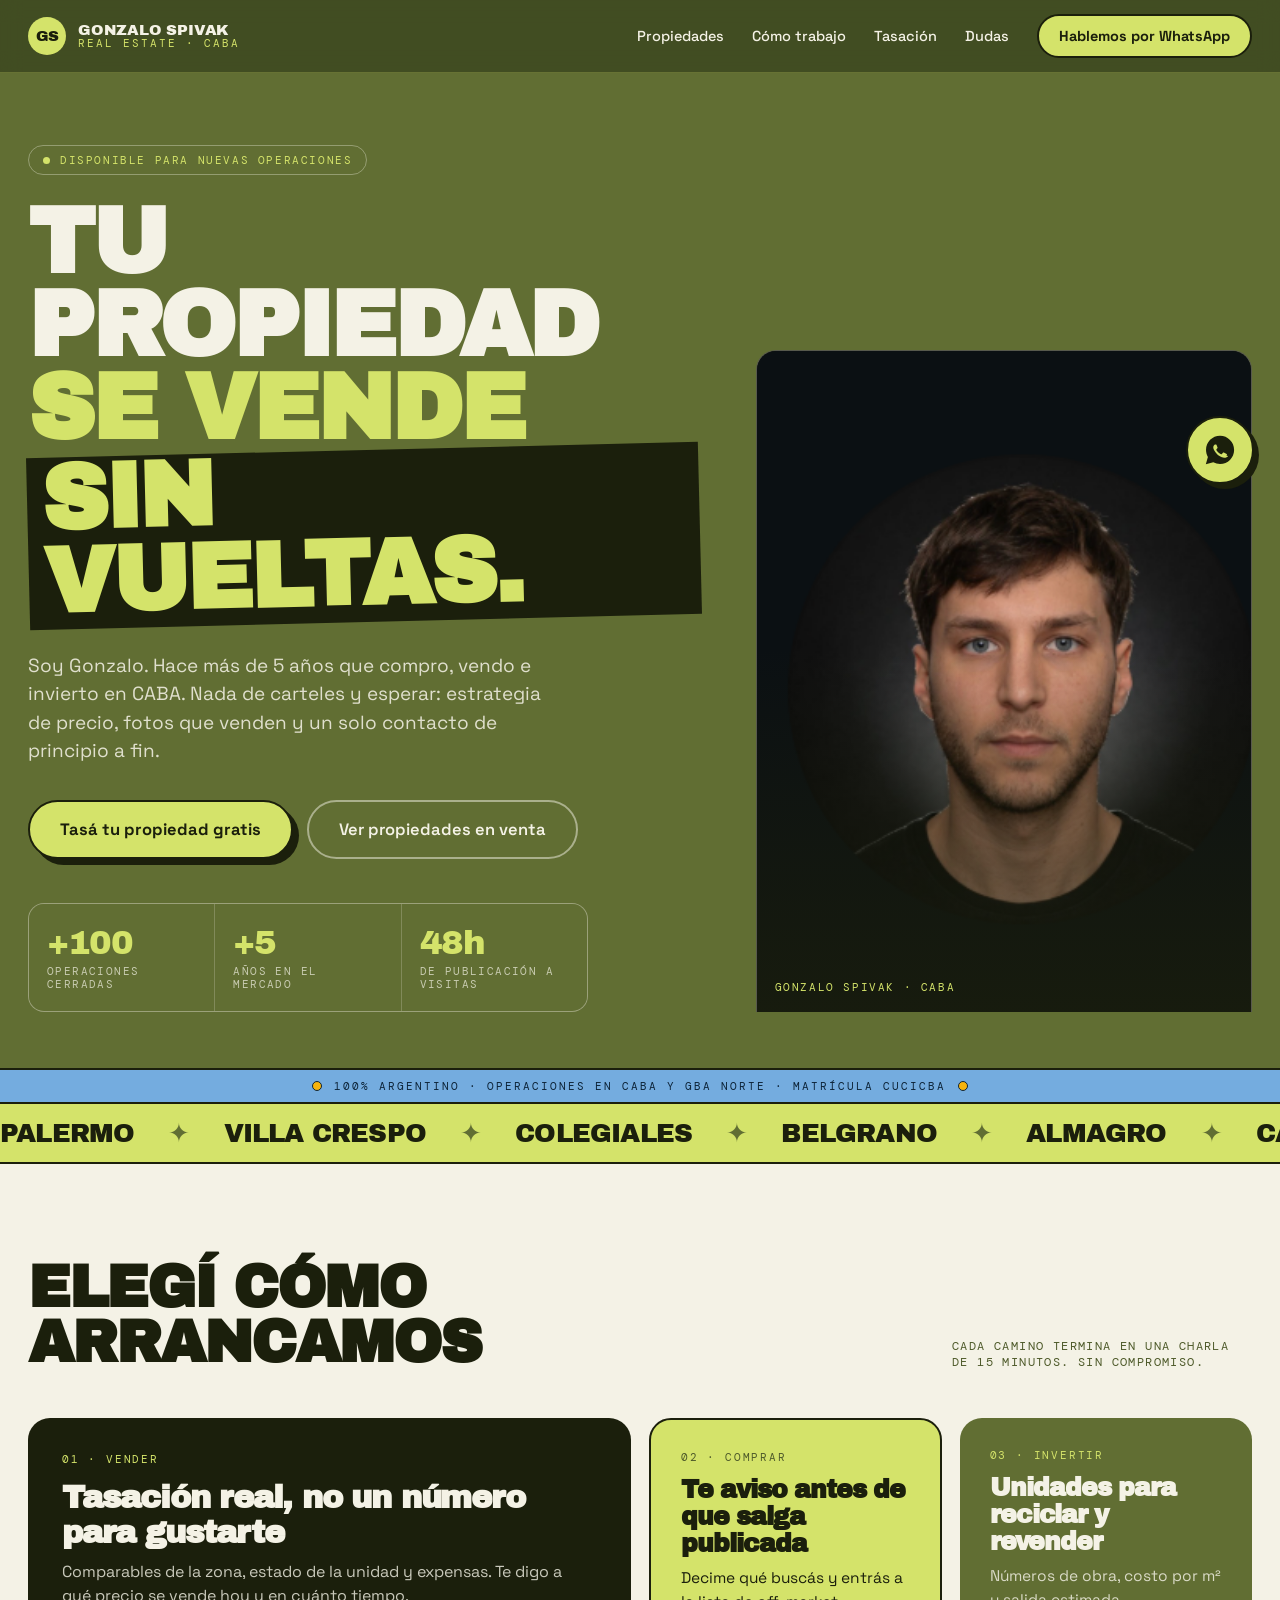
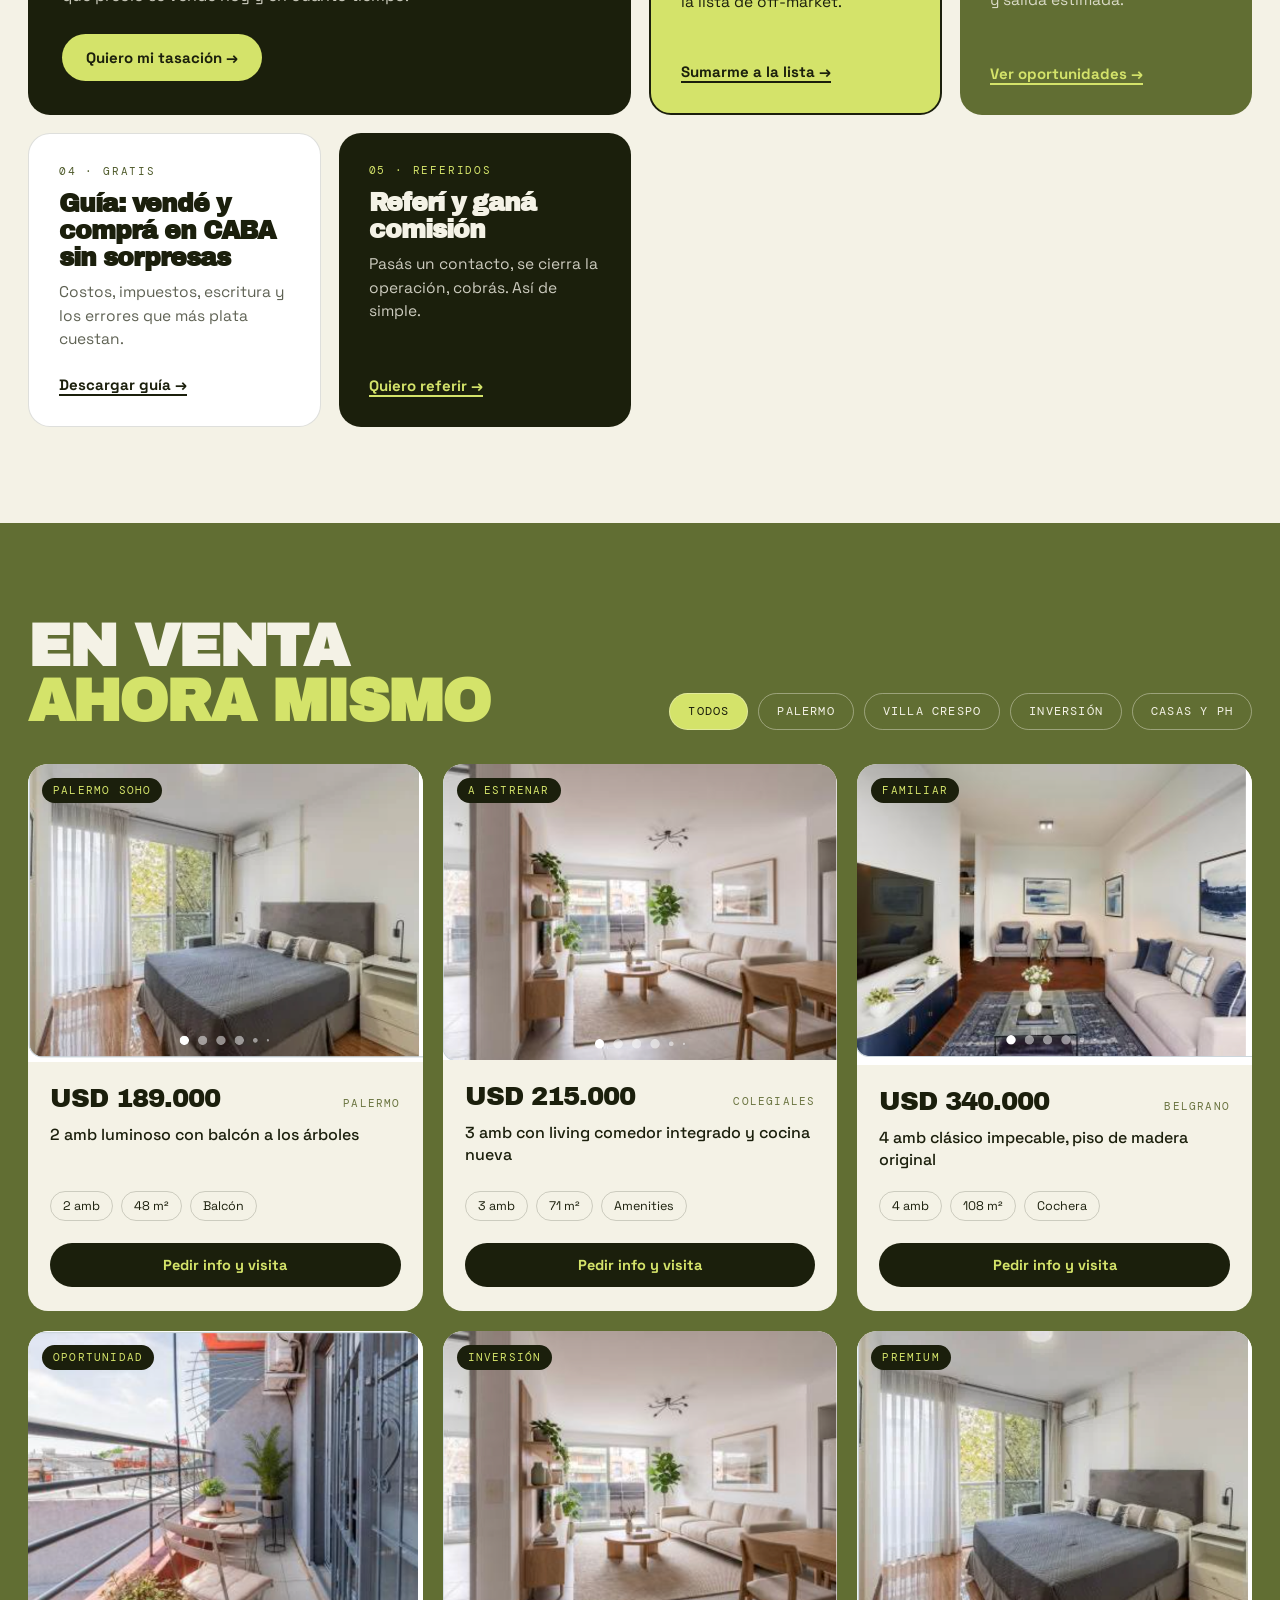
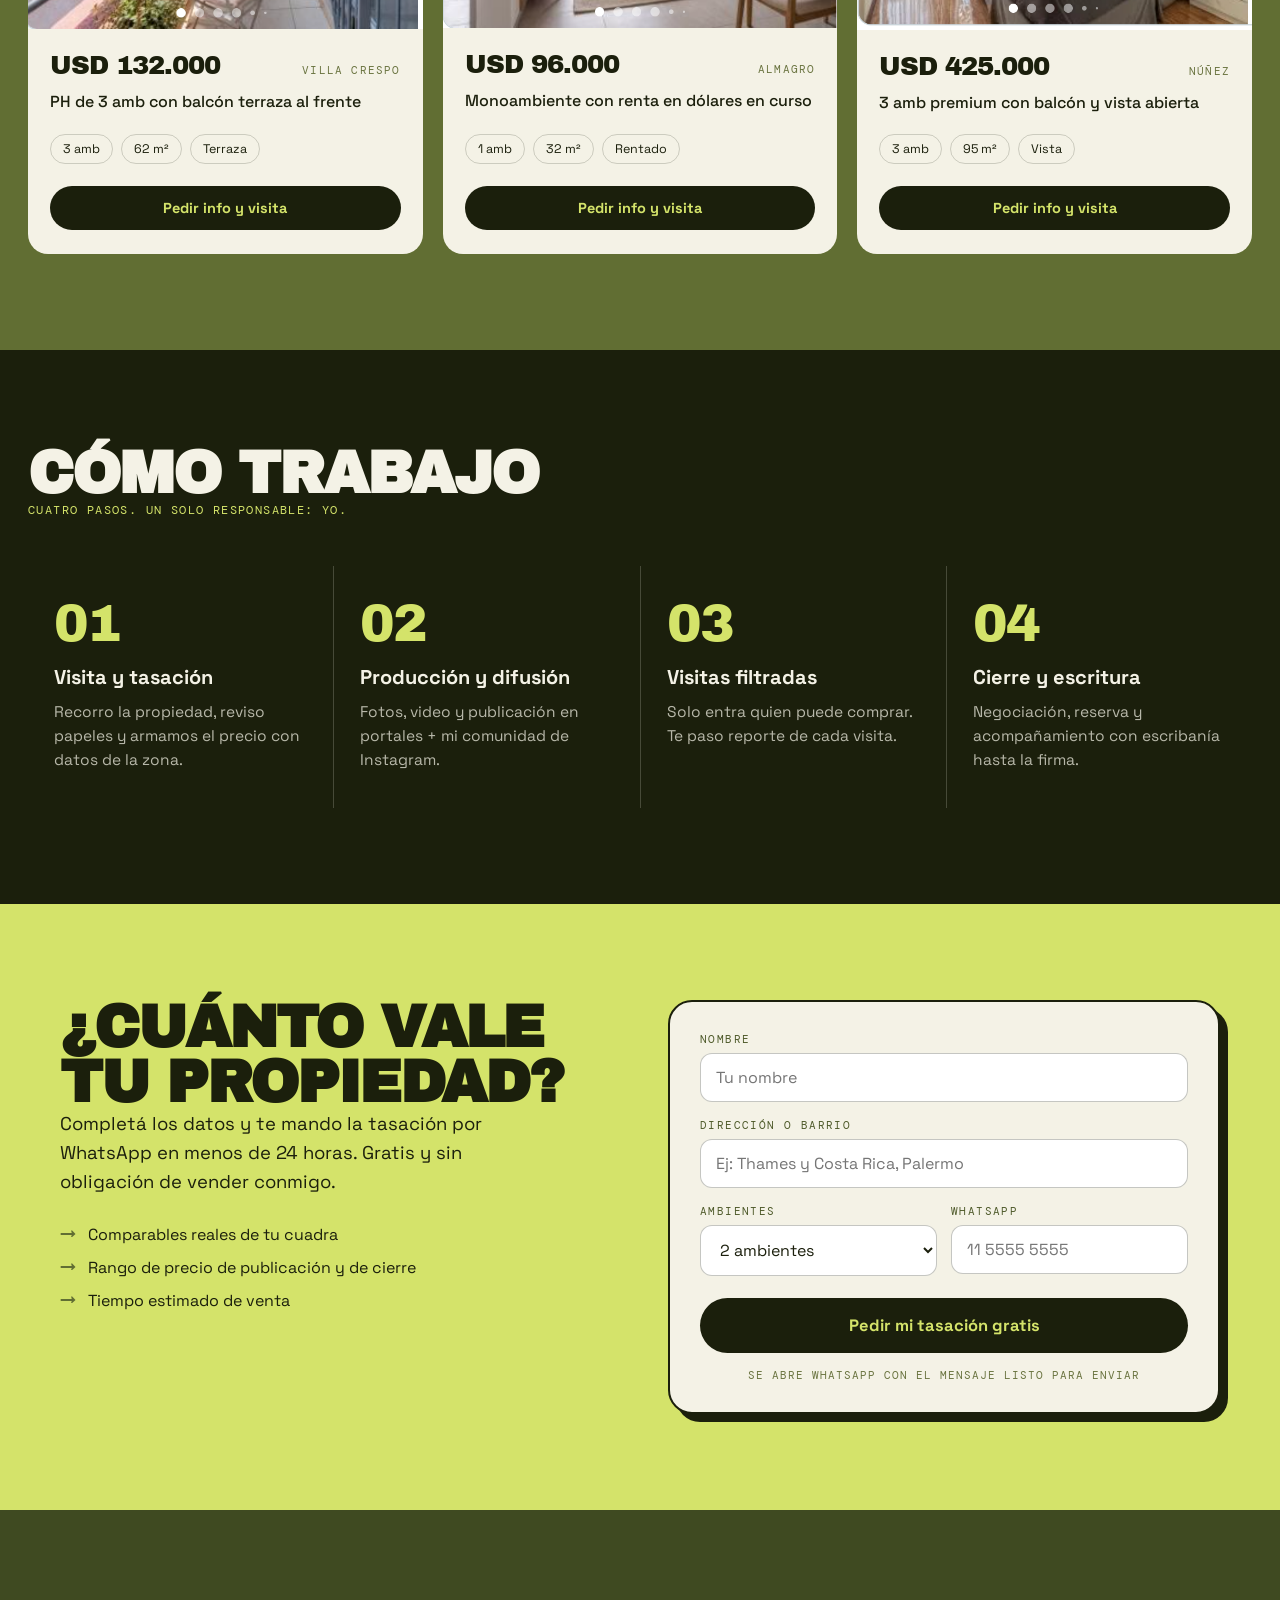
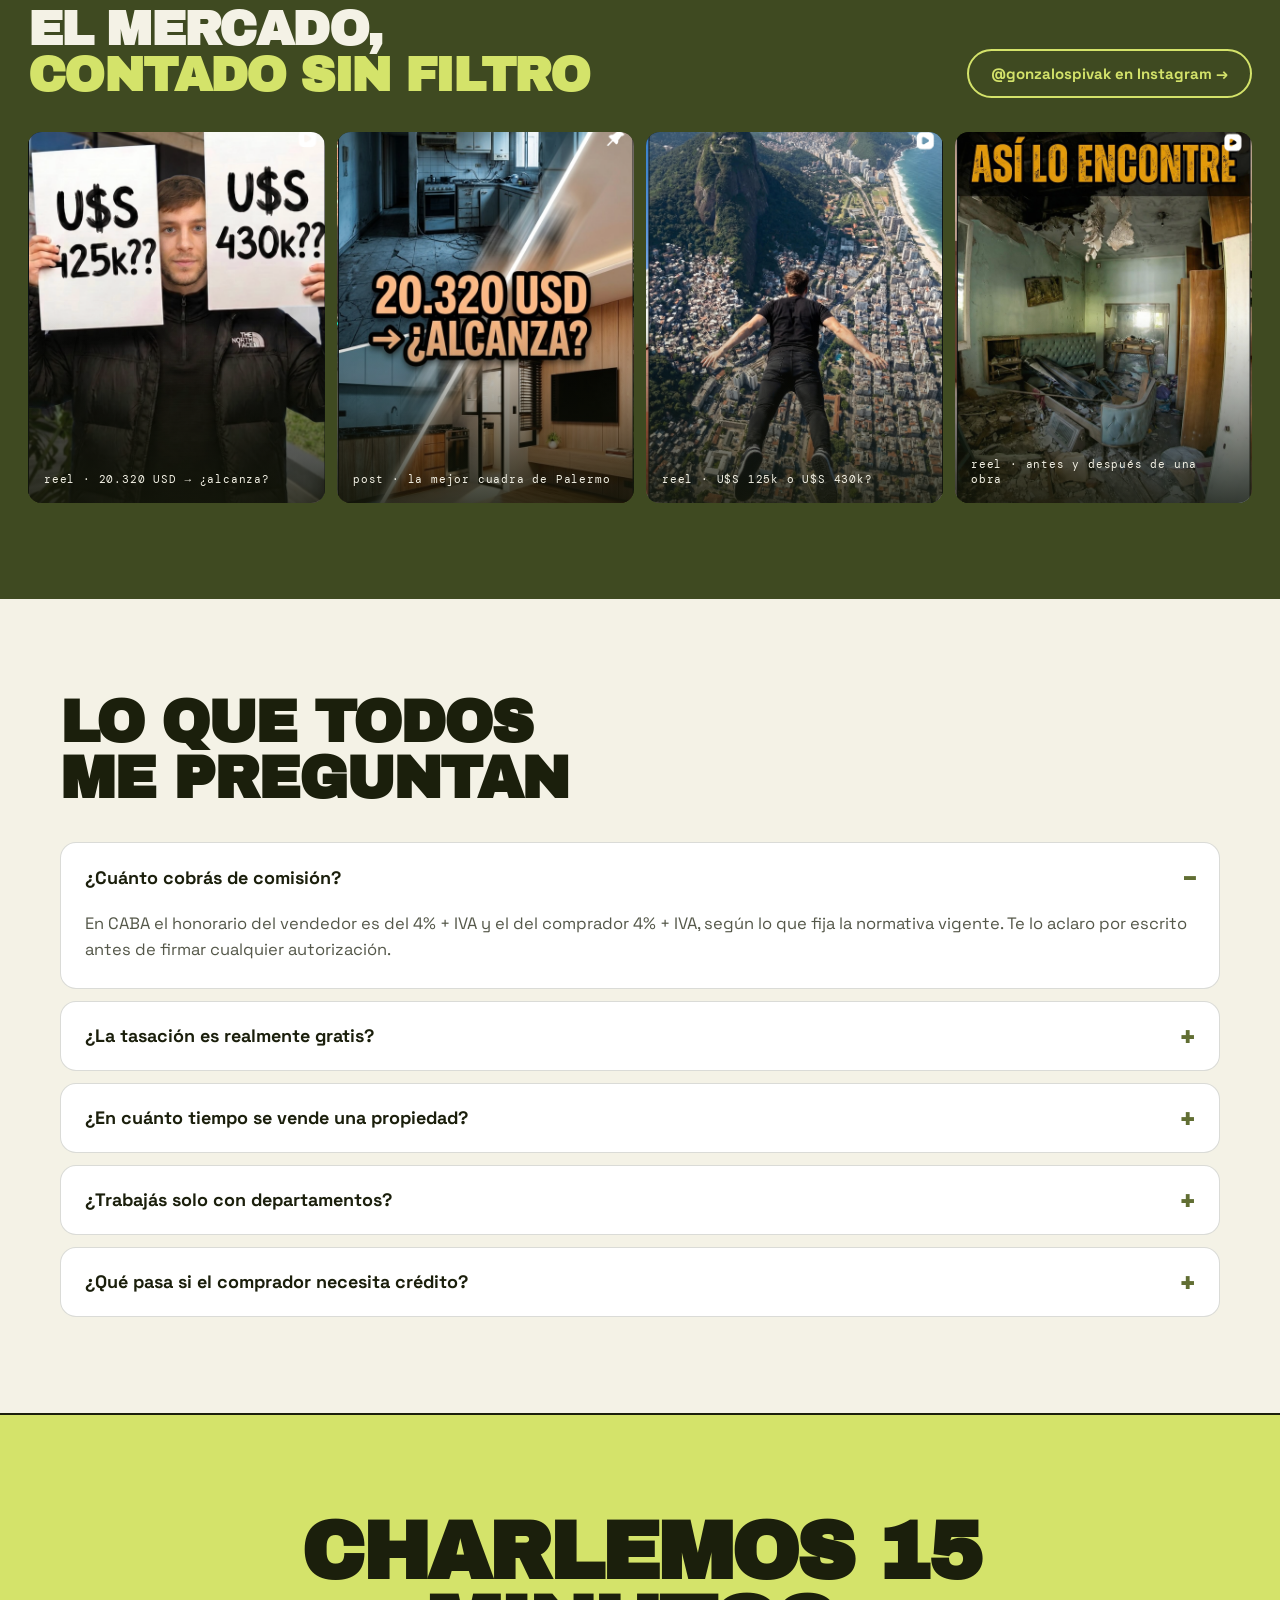
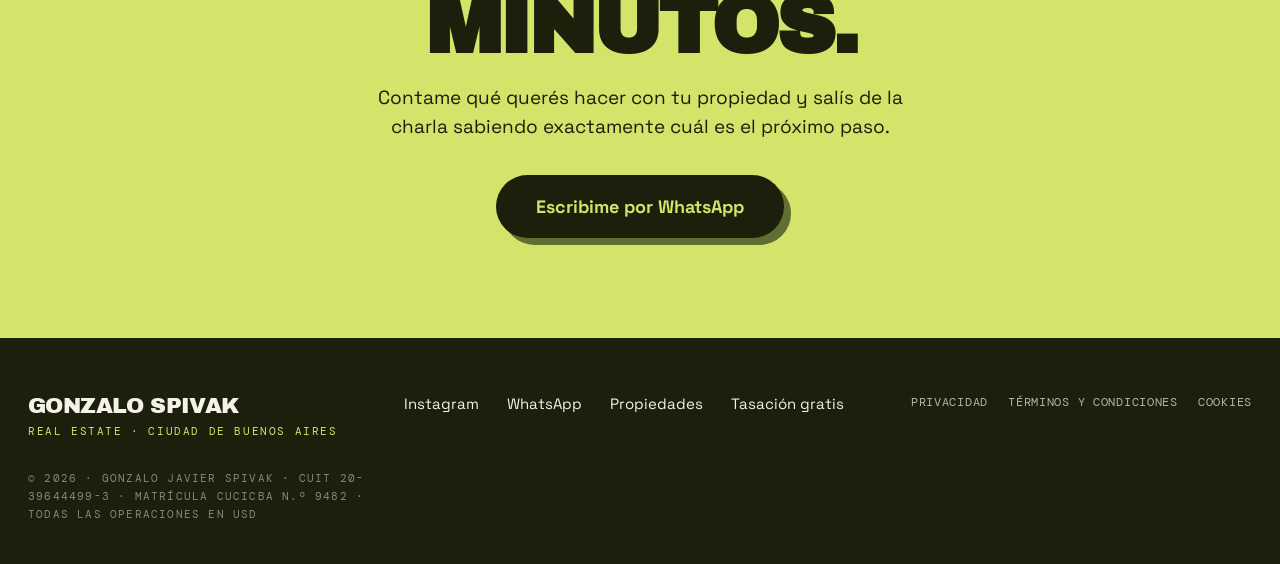
<file: index.html>
<!DOCTYPE html>
<html lang="es-AR">
<head>
<meta charset="UTF-8" />
<meta name="viewport" content="width=device-width, initial-scale=1" />
<title>Gonzalo Spivak — Real Estate CABA | Vendé, comprá o invertí en Buenos Aires</title>
<meta name="description" content="Gonzalo Spivak, inmobiliaria en CABA. Tasación gratis, venta con estrategia de precio y fotos que venden, y oportunidades off-market en Palermo, Belgrano, Villa Crespo y más." />
<link rel="preconnect" href="https://fonts.googleapis.com" />
<link rel="preconnect" href="https://fonts.gstatic.com" crossorigin="anonymous" />
<link href="https://fonts.googleapis.com/css2?family=Archivo+Black&family=Space+Grotesk:wght@400;500;700&family=DM+Mono:wght@400;500&display=swap" rel="stylesheet" />
<link rel="icon" href="data:image/svg+xml,%3Csvg xmlns='http://www.w3.org/2000/svg' viewBox='0 0 64 64'%3E%3Ccircle cx='32' cy='32' r='32' fill='%23D4E36A'/%3E%3Ctext x='32' y='42' font-family='Arial Black,Arial,sans-serif' font-weight='900' font-size='26' fill='%231B1F0C' text-anchor='middle'%3EGS%3C/text%3E%3C/svg%3E" />
<link rel="stylesheet" href="css/styles.css" />
</head>
<body>

<header class="site-header">
  <div class="brand">
    <div class="brand__mark">GS</div>
    <div class="brand__text">
      <span class="brand__name">GONZALO SPIVAK</span>
      <span class="brand__tag">REAL ESTATE · CABA</span>
    </div>
  </div>

  <button class="nav-toggle" id="navToggle" aria-expanded="false" aria-controls="siteNav" aria-label="Abrir menú">
    <span></span><span></span><span></span>
  </button>

  <nav class="site-nav" id="siteNav">
    <a href="#propiedades">Propiedades</a>
    <a href="#proceso">Cómo trabajo</a>
    <a href="#tasacion">Tasación</a>
    <a href="#faq">Dudas</a>
    <a class="btn btn--primary" href="#" target="_blank" rel="noopener" data-wa-link>Hablemos por WhatsApp</a>
  </nav>
</header>

<main>

  <section class="hero">
    <div class="hero__grid">
      <div class="hero__copy">
        <div class="badge">
          <span class="badge__dot"></span>
          DISPONIBLE PARA NUEVAS OPERACIONES
        </div>
        <h1 class="hero__title">
          TU PROPIEDAD<br />
          <span class="hero__title--accent">SE VENDE</span><br />
          <span class="hero__title--stamp">SIN VUELTAS.</span>
        </h1>
        <p class="hero__lead">
          Soy Gonzalo. Hace más de 5 años que compro, vendo e invierto en CABA. Nada de carteles y esperar: estrategia de precio, fotos que venden y un solo contacto de principio a fin.
        </p>
        <div class="hero__actions">
          <a href="#tasacion" class="btn btn--stamp">Tasá tu propiedad gratis</a>
          <a href="#propiedades" class="btn btn--ghost">Ver propiedades en venta</a>
        </div>
        <div class="stats">
          <div class="stats__item">
            <div class="stats__num">+100</div>
            <div class="stats__label">OPERACIONES CERRADAS</div>
          </div>
          <div class="stats__item">
            <div class="stats__num">+5</div>
            <div class="stats__label">AÑOS EN EL MERCADO</div>
          </div>
          <div class="stats__item">
            <div class="stats__num">48h</div>
            <div class="stats__label">DE PUBLICACIÓN A VISITAS</div>
          </div>
        </div>
      </div>

      <div class="hero__portrait">
        <img src="assets/gonzalo.png" alt="Gonzalo Spivak, agente inmobiliario en CABA" />
        <div class="hero__portrait-fade"></div>
        <div class="hero__portrait-caption">GONZALO SPIVAK · CABA</div>
      </div>
    </div>
  </section>

  <div class="trust-bar">
    <span class="trust-bar__inner">
      <span class="trust-bar__dot"></span>
      100% ARGENTINO · OPERACIONES EN CABA Y GBA NORTE · MATRÍCULA CUCICBA
      <span class="trust-bar__dot"></span>
    </span>
  </div>

  <div class="marquee">
    <div class="marquee__track">
      <div class="marquee__group">
        <span>PALERMO</span><span class="marquee__star">✦</span><span>VILLA CRESPO</span><span class="marquee__star">✦</span><span>COLEGIALES</span><span class="marquee__star">✦</span><span>BELGRANO</span><span class="marquee__star">✦</span><span>ALMAGRO</span><span class="marquee__star">✦</span><span>CABALLITO</span><span class="marquee__star">✦</span><span>NÚÑEZ</span><span class="marquee__star">✦</span>
      </div>
      <div class="marquee__group" aria-hidden="true">
        <span>PALERMO</span><span class="marquee__star">✦</span><span>VILLA CRESPO</span><span class="marquee__star">✦</span><span>COLEGIALES</span><span class="marquee__star">✦</span><span>BELGRANO</span><span class="marquee__star">✦</span><span>ALMAGRO</span><span class="marquee__star">✦</span><span>CABALLITO</span><span class="marquee__star">✦</span><span>NÚÑEZ</span><span class="marquee__star">✦</span>
      </div>
    </div>
  </div>

  <section class="section section--light">
    <div class="wrap">
      <div class="section__head">
        <h2 class="section__title">ELEGÍ CÓMO<br />ARRANCAMOS</h2>
        <p class="section__note">CADA CAMINO TERMINA EN UNA CHARLA DE 15 MINUTOS. SIN COMPROMISO.</p>
      </div>
      <div class="paths">
        <article class="path path--wide path--dark reveal">
          <div>
            <div class="path__eyebrow path__eyebrow--lime">01 · VENDER</div>
            <h3 class="path__title path__title--lg">Tasación real, no un número para gustarte</h3>
            <p class="path__body">Comparables de la zona, estado de la unidad y expensas. Te digo a qué precio se vende hoy y en cuánto tiempo.</p>
          </div>
          <a href="#tasacion" class="path__link path__link--pill">Quiero mi tasación →</a>
        </article>

        <article class="path path--lime reveal">
          <div>
            <div class="path__eyebrow path__eyebrow--olive">02 · COMPRAR</div>
            <h3 class="path__title">Te aviso antes de que salga publicada</h3>
            <p class="path__body">Decime qué buscás y entrás a la lista de off-market.</p>
          </div>
          <a href="#" target="_blank" rel="noopener" class="path__link path__link--underline-dark" data-wa-link>Sumarme a la lista →</a>
        </article>

        <article class="path path--olive reveal">
          <div>
            <div class="path__eyebrow path__eyebrow--lime">03 · INVERTIR</div>
            <h3 class="path__title">Unidades para reciclar y revender</h3>
            <p class="path__body path__body--on-olive">Números de obra, costo por m² y salida estimada.</p>
          </div>
          <a href="#" target="_blank" rel="noopener" class="path__link path__link--underline-lime" data-wa-link>Ver oportunidades →</a>
        </article>

        <article class="path path--white reveal">
          <div>
            <div class="path__eyebrow path__eyebrow--olive">04 · GRATIS</div>
            <h3 class="path__title">Guía: vendé y comprá en CABA sin sorpresas</h3>
            <p class="path__body path__body--muted">Costos, impuestos, escritura y los errores que más plata cuestan.</p>
          </div>
          <a href="#" target="_blank" rel="noopener" class="path__link path__link--underline-dark" data-wa-link>Descargar guía →</a>
        </article>

        <article class="path path--dark reveal">
          <div>
            <div class="path__eyebrow path__eyebrow--lime">05 · REFERIDOS</div>
            <h3 class="path__title">Referí y ganá comisión</h3>
            <p class="path__body">Pasás un contacto, se cierra la operación, cobrás. Así de simple.</p>
          </div>
          <a href="#" target="_blank" rel="noopener" class="path__link path__link--underline-lime" data-wa-link>Quiero referir →</a>
        </article>
      </div>
    </div>
  </section>

  <section id="propiedades" class="section section--olive">
    <div class="wrap">
      <div class="section__head section__head--row">
        <h2 class="section__title section__title--on-olive">EN VENTA<br /><span class="section__title--accent">AHORA MISMO</span></h2>
        <div class="filters" id="filters" role="group" aria-label="Filtrar propiedades"></div>
      </div>
      <div class="properties" id="properties"></div>
    </div>
  </section>

  <section id="proceso" class="section section--dark">
    <div class="wrap">
      <h2 class="section__title section__title--on-olive">CÓMO TRABAJO</h2>
      <p class="section__note section__note--lime">CUATRO PASOS. UN SOLO RESPONSABLE: YO.</p>
      <div class="steps">
        <div class="step reveal">
          <div class="step__num">01</div>
          <h3 class="step__title">Visita y tasación</h3>
          <p class="step__body">Recorro la propiedad, reviso papeles y armamos el precio con datos de la zona.</p>
        </div>
        <div class="step reveal">
          <div class="step__num">02</div>
          <h3 class="step__title">Producción y difusión</h3>
          <p class="step__body">Fotos, video y publicación en portales + mi comunidad de Instagram.</p>
        </div>
        <div class="step reveal">
          <div class="step__num">03</div>
          <h3 class="step__title">Visitas filtradas</h3>
          <p class="step__body">Solo entra quien puede comprar. Te paso reporte de cada visita.</p>
        </div>
        <div class="step reveal">
          <div class="step__num">04</div>
          <h3 class="step__title">Cierre y escritura</h3>
          <p class="step__body">Negociación, reserva y acompañamiento con escribanía hasta la firma.</p>
        </div>
      </div>
    </div>
  </section>

  <section id="tasacion" class="section section--lime">
    <div class="wrap wrap--narrow tasacion">
      <div class="tasacion__copy">
        <h2 class="section__title">¿CUÁNTO VALE<br />TU PROPIEDAD?</h2>
        <p class="tasacion__lead">Completá los datos y te mando la tasación por WhatsApp en menos de 24 horas. Gratis y sin obligación de vender conmigo.</p>
        <ul class="tasacion__list">
          <li><span class="tasacion__arrow">→</span> Comparables reales de tu cuadra</li>
          <li><span class="tasacion__arrow">→</span> Rango de precio de publicación y de cierre</li>
          <li><span class="tasacion__arrow">→</span> Tiempo estimado de venta</li>
        </ul>
      </div>

      <form class="tasacion__form" id="tasacionForm" novalidate>
        <label class="field">NOMBRE
          <input type="text" name="nombre" placeholder="Tu nombre" autocomplete="name" />
        </label>
        <label class="field">DIRECCIÓN O BARRIO
          <input type="text" name="zona" placeholder="Ej: Thames y Costa Rica, Palermo" autocomplete="off" />
        </label>
        <div class="field-row">
          <label class="field">AMBIENTES
            <select name="amb">
              <option>1 ambiente</option>
              <option selected>2 ambientes</option>
              <option>3 ambientes</option>
              <option>4 o más</option>
              <option>Casa / PH</option>
            </select>
          </label>
          <label class="field">WHATSAPP
            <input type="tel" name="tel" placeholder="11 5555 5555" autocomplete="tel" />
          </label>
        </div>
        <button type="submit" class="btn btn--dark-block">Pedir mi tasación gratis</button>
        <p class="tasacion__hint">SE ABRE WHATSAPP CON EL MENSAJE LISTO PARA ENVIAR</p>
      </form>
    </div>
  </section>

  <section class="section section--olive-deep" id="instagram">
    <div class="wrap">
      <div class="section__head section__head--row">
        <h2 class="section__title section__title--on-olive section__title--sm">EL MERCADO,<br /><span class="section__title--accent">CONTADO SIN FILTRO</span></h2>
        <a href="https://www.instagram.com/gonzalospivak/" target="_blank" rel="noopener" class="btn btn--outline-lime">@gonzalospivak en Instagram →</a>
      </div>
      <div class="reels" id="reels"></div>
    </div>
  </section>

  <section id="faq" class="section section--light">
    <div class="wrap wrap--narrow">
      <h2 class="section__title">LO QUE TODOS<br />ME PREGUNTAN</h2>
      <div class="faq" id="faq-list"></div>
    </div>
  </section>

  <section class="section section--lime section--cta">
    <div class="wrap wrap--narrow">
      <h2 class="cta__title">CHARLEMOS 15<br />MINUTOS.</h2>
      <p class="cta__lead">Contame qué querés hacer con tu propiedad y salís de la charla sabiendo exactamente cuál es el próximo paso.</p>
      <a href="#" target="_blank" rel="noopener" class="btn btn--cta" data-wa-link>Escribime por WhatsApp</a>
    </div>
  </section>

</main>

<footer class="site-footer">
  <div class="wrap footer__row">
    <div>
      <div class="footer__brand">GONZALO SPIVAK</div>
      <div class="footer__tag">REAL ESTATE · CIUDAD DE BUENOS AIRES</div>
    </div>
    <div class="footer__links">
      <a href="https://www.instagram.com/gonzalospivak/" target="_blank" rel="noopener">Instagram</a>
      <a href="#" target="_blank" rel="noopener" data-wa-link>WhatsApp</a>
      <a href="#propiedades">Propiedades</a>
      <a href="#tasacion">Tasación gratis</a>
    </div>
    <div class="footer__links footer__links--legal">
      <a href="/privacidad">Privacidad</a>
      <a href="/terminos">Términos y Condiciones</a>
      <a href="/cookies">Cookies</a>
    </div>
    <div class="footer__legal">© 2026 · GONZALO JAVIER SPIVAK · CUIT 20-39644499-3 · MATRÍCULA CUCICBA N.º 9482 · TODAS LAS OPERACIONES EN USD</div>
  </div>
</footer>

<a href="#" target="_blank" rel="noopener" title="Hablemos por WhatsApp" class="wa-float" data-wa-link>
  <svg viewBox="0 0 24 24" width="34" height="34" fill="#1B1F0C" aria-hidden="true"><path d="M12.04 2C6.58 2 2.13 6.45 2.13 11.91c0 1.75.46 3.46 1.32 4.96L2 22l5.25-1.38a9.9 9.9 0 0 0 4.79 1.22h.01c5.46 0 9.91-4.45 9.91-9.91S17.5 2 12.04 2Zm5.8 14.03c-.25.7-1.45 1.34-2 1.39-.55.05-1.07.25-3.6-.84s-4-3.83-4.13-4.01c-.13-.18-.85-1.2-.85-2.29s.57-1.62.78-1.84c.2-.22.44-.28.59-.28h.42c.14 0 .32-.05.5.38.18.44.63 1.55.69 1.66.05.11.09.24.01.39-.07.15-.14.25-.28.4-.14.15-.29.33-.41.44-.13.13-.27.27-.12.53.15.26.66 1.09 1.42 1.77.97.87 1.62 1.12 1.87 1.24.25.13.4.11.55-.06.15-.18.63-.73.8-.98.17-.26.34-.21.57-.13.23.09 1.47.69 1.72.82.25.13.42.19.48.29.06.11.06.62-.19 1.32Z"/></svg>
</a>

<script src="js/script.js"></script>
</body>
</html>
</file>
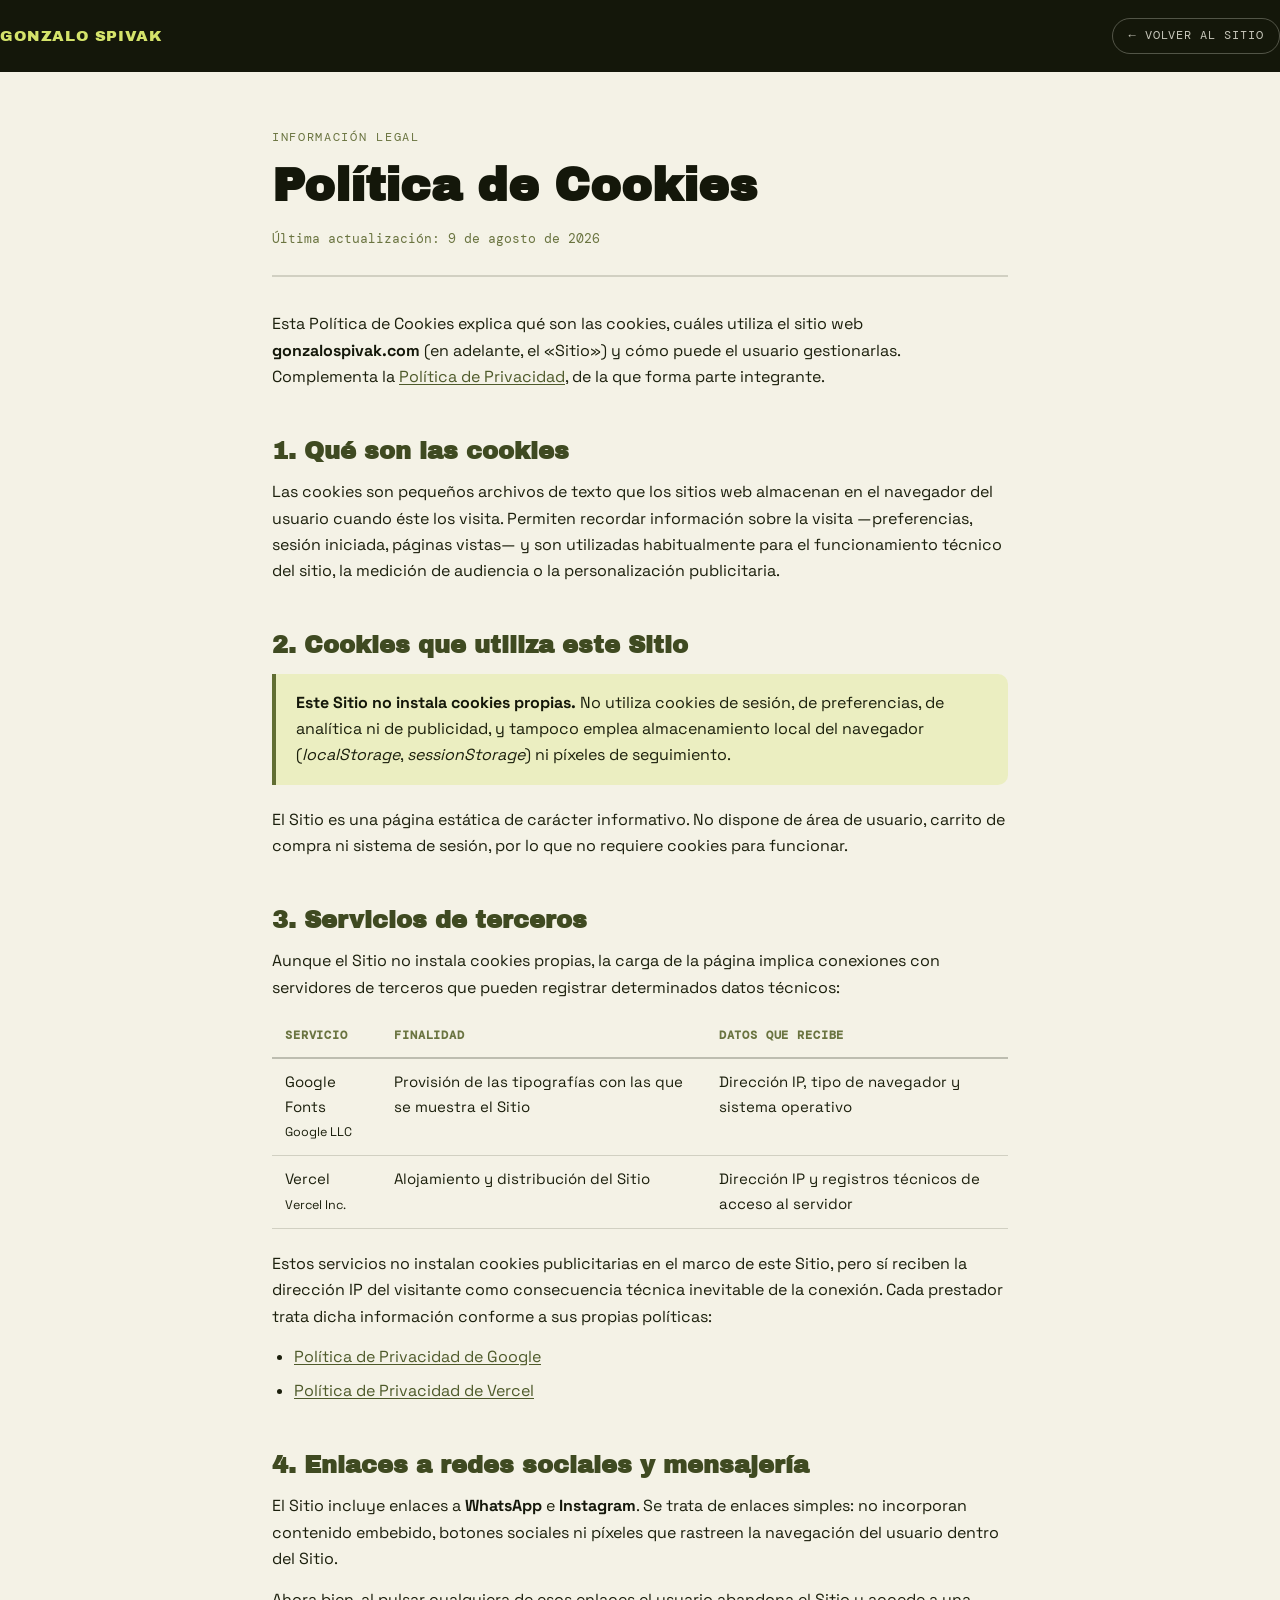
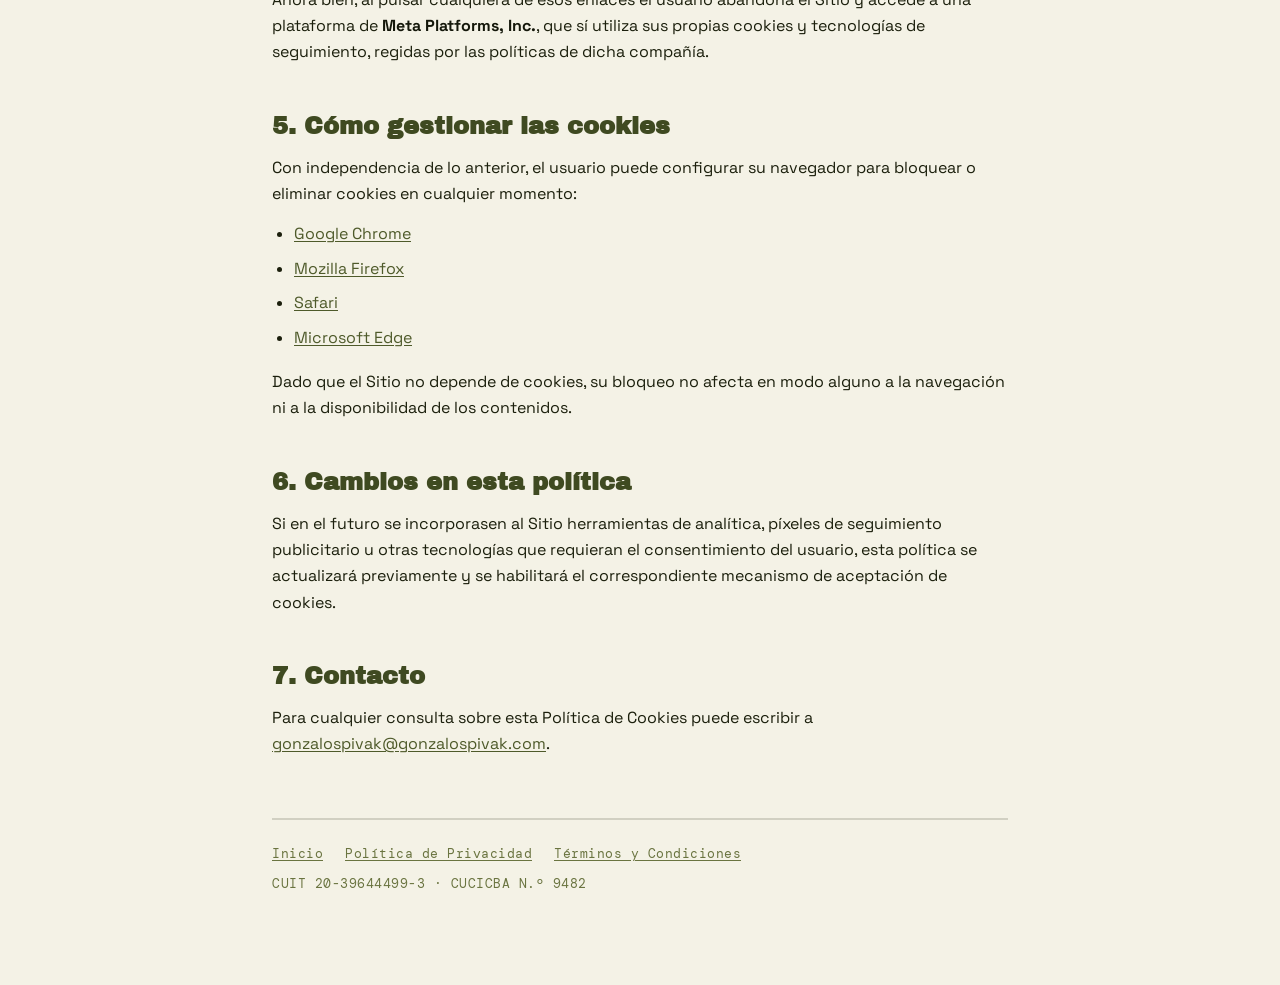
<file: cookies.html>
<!DOCTYPE html>
<html lang="es-AR">
<head>
<meta charset="UTF-8" />
<meta name="viewport" content="width=device-width, initial-scale=1" />
<title>Política de Cookies — Gonzalo Spivak Real Estate</title>
<meta name="description" content="Política de Cookies del sitio web de Gonzalo Javier Spivak (CUIT 20-39644499-3). Información sobre cookies, tecnologías de seguimiento y servicios de terceros." />
<meta name="robots" content="index, follow" />
<link rel="preconnect" href="https://fonts.googleapis.com" />
<link rel="preconnect" href="https://fonts.gstatic.com" crossorigin="anonymous" />
<link href="https://fonts.googleapis.com/css2?family=Archivo+Black&family=Space+Grotesk:wght@400;500;700&family=DM+Mono:wght@400;500&display=swap" rel="stylesheet" />
<link rel="icon" href="data:image/svg+xml,%3Csvg xmlns='http://www.w3.org/2000/svg' viewBox='0 0 64 64'%3E%3Ccircle cx='32' cy='32' r='32' fill='%23D4E36A'/%3E%3Ctext x='32' y='42' font-family='Arial Black,Arial,sans-serif' font-weight='900' font-size='26' fill='%231B1F0C' text-anchor='middle'%3EGS%3C/text%3E%3C/svg%3E" />
<link rel="stylesheet" href="css/styles.css" />
<link rel="stylesheet" href="css/legal.css" />
</head>
<body class="legal-body">

<header class="legal-top">
  <div class="wrap">
    <a class="legal-top__brand" href="/">GONZALO SPIVAK</a>
    <a class="legal-top__back" href="/">← Volver al sitio</a>
  </div>
</header>

<main class="legal-wrap">

  <div class="legal-kicker">Información legal</div>
  <h1>Política de Cookies</h1>
  <div class="legal-updated">Última actualización: 9 de agosto de 2026</div>

  <p>Esta Política de Cookies explica qué son las cookies, cuáles utiliza el sitio web <strong>gonzalospivak.com</strong> (en adelante, el «Sitio») y cómo puede el usuario gestionarlas. Complementa la <a href="/privacidad">Política de Privacidad</a>, de la que forma parte integrante.</p>

  <h2>1. Qué son las cookies</h2>

  <p>Las cookies son pequeños archivos de texto que los sitios web almacenan en el navegador del usuario cuando éste los visita. Permiten recordar información sobre la visita —preferencias, sesión iniciada, páginas vistas— y son utilizadas habitualmente para el funcionamiento técnico del sitio, la medición de audiencia o la personalización publicitaria.</p>

  <h2>2. Cookies que utiliza este Sitio</h2>

  <div class="legal-note">
    <p><strong>Este Sitio no instala cookies propias.</strong> No utiliza cookies de sesión, de preferencias, de analítica ni de publicidad, y tampoco emplea almacenamiento local del navegador (<em>localStorage</em>, <em>sessionStorage</em>) ni píxeles de seguimiento.</p>
  </div>

  <p>El Sitio es una página estática de carácter informativo. No dispone de área de usuario, carrito de compra ni sistema de sesión, por lo que no requiere cookies para funcionar.</p>

  <h2>3. Servicios de terceros</h2>

  <p>Aunque el Sitio no instala cookies propias, la carga de la página implica conexiones con servidores de terceros que pueden registrar determinados datos técnicos:</p>

  <div class="legal-table-wrap">
    <table>
      <thead>
        <tr>
          <th>Servicio</th>
          <th>Finalidad</th>
          <th>Datos que recibe</th>
        </tr>
      </thead>
      <tbody>
        <tr>
          <td>Google Fonts<br /><small>Google LLC</small></td>
          <td>Provisión de las tipografías con las que se muestra el Sitio</td>
          <td>Dirección IP, tipo de navegador y sistema operativo</td>
        </tr>
        <tr>
          <td>Vercel<br /><small>Vercel Inc.</small></td>
          <td>Alojamiento y distribución del Sitio</td>
          <td>Dirección IP y registros técnicos de acceso al servidor</td>
        </tr>
      </tbody>
    </table>
  </div>

  <p>Estos servicios no instalan cookies publicitarias en el marco de este Sitio, pero sí reciben la dirección IP del visitante como consecuencia técnica inevitable de la conexión. Cada prestador trata dicha información conforme a sus propias políticas:</p>

  <ul>
    <li><a href="https://policies.google.com/privacy" target="_blank" rel="noopener">Política de Privacidad de Google</a></li>
    <li><a href="https://vercel.com/legal/privacy-policy" target="_blank" rel="noopener">Política de Privacidad de Vercel</a></li>
  </ul>

  <h2>4. Enlaces a redes sociales y mensajería</h2>

  <p>El Sitio incluye enlaces a <strong>WhatsApp</strong> e <strong>Instagram</strong>. Se trata de enlaces simples: no incorporan contenido embebido, botones sociales ni píxeles que rastreen la navegación del usuario dentro del Sitio.</p>

  <p>Ahora bien, al pulsar cualquiera de esos enlaces el usuario abandona el Sitio y accede a una plataforma de <strong>Meta Platforms, Inc.</strong>, que sí utiliza sus propias cookies y tecnologías de seguimiento, regidas por las políticas de dicha compañía.</p>

  <h2>5. Cómo gestionar las cookies</h2>

  <p>Con independencia de lo anterior, el usuario puede configurar su navegador para bloquear o eliminar cookies en cualquier momento:</p>

  <ul>
    <li><a href="https://support.google.com/chrome/answer/95647" target="_blank" rel="noopener">Google Chrome</a></li>
    <li><a href="https://support.mozilla.org/es/kb/Borrar%20cookies" target="_blank" rel="noopener">Mozilla Firefox</a></li>
    <li><a href="https://support.apple.com/es-es/guide/safari/sfri11471/mac" target="_blank" rel="noopener">Safari</a></li>
    <li><a href="https://support.microsoft.com/es-es/microsoft-edge/eliminar-las-cookies-en-microsoft-edge-63947406-40ac-c3b8-57b9-2a946a29ae09" target="_blank" rel="noopener">Microsoft Edge</a></li>
  </ul>

  <p>Dado que el Sitio no depende de cookies, su bloqueo no afecta en modo alguno a la navegación ni a la disponibilidad de los contenidos.</p>

  <h2>6. Cambios en esta política</h2>

  <p>Si en el futuro se incorporasen al Sitio herramientas de analítica, píxeles de seguimiento publicitario u otras tecnologías que requieran el consentimiento del usuario, esta política se actualizará previamente y se habilitará el correspondiente mecanismo de aceptación de cookies.</p>

  <h2>7. Contacto</h2>

  <p>Para cualquier consulta sobre esta Política de Cookies puede escribir a <a href="mailto:gonzalospivak@gonzalospivak.com">gonzalospivak@gonzalospivak.com</a>.</p>

  <div class="legal-foot">
    <a href="/">Inicio</a>
    <a href="/privacidad">Política de Privacidad</a>
    <a href="/terminos">Términos y Condiciones</a>
    <span>CUIT 20-39644499-3 · CUCICBA N.º 9482</span>
  </div>

</main>

</body>
</html>
</file>
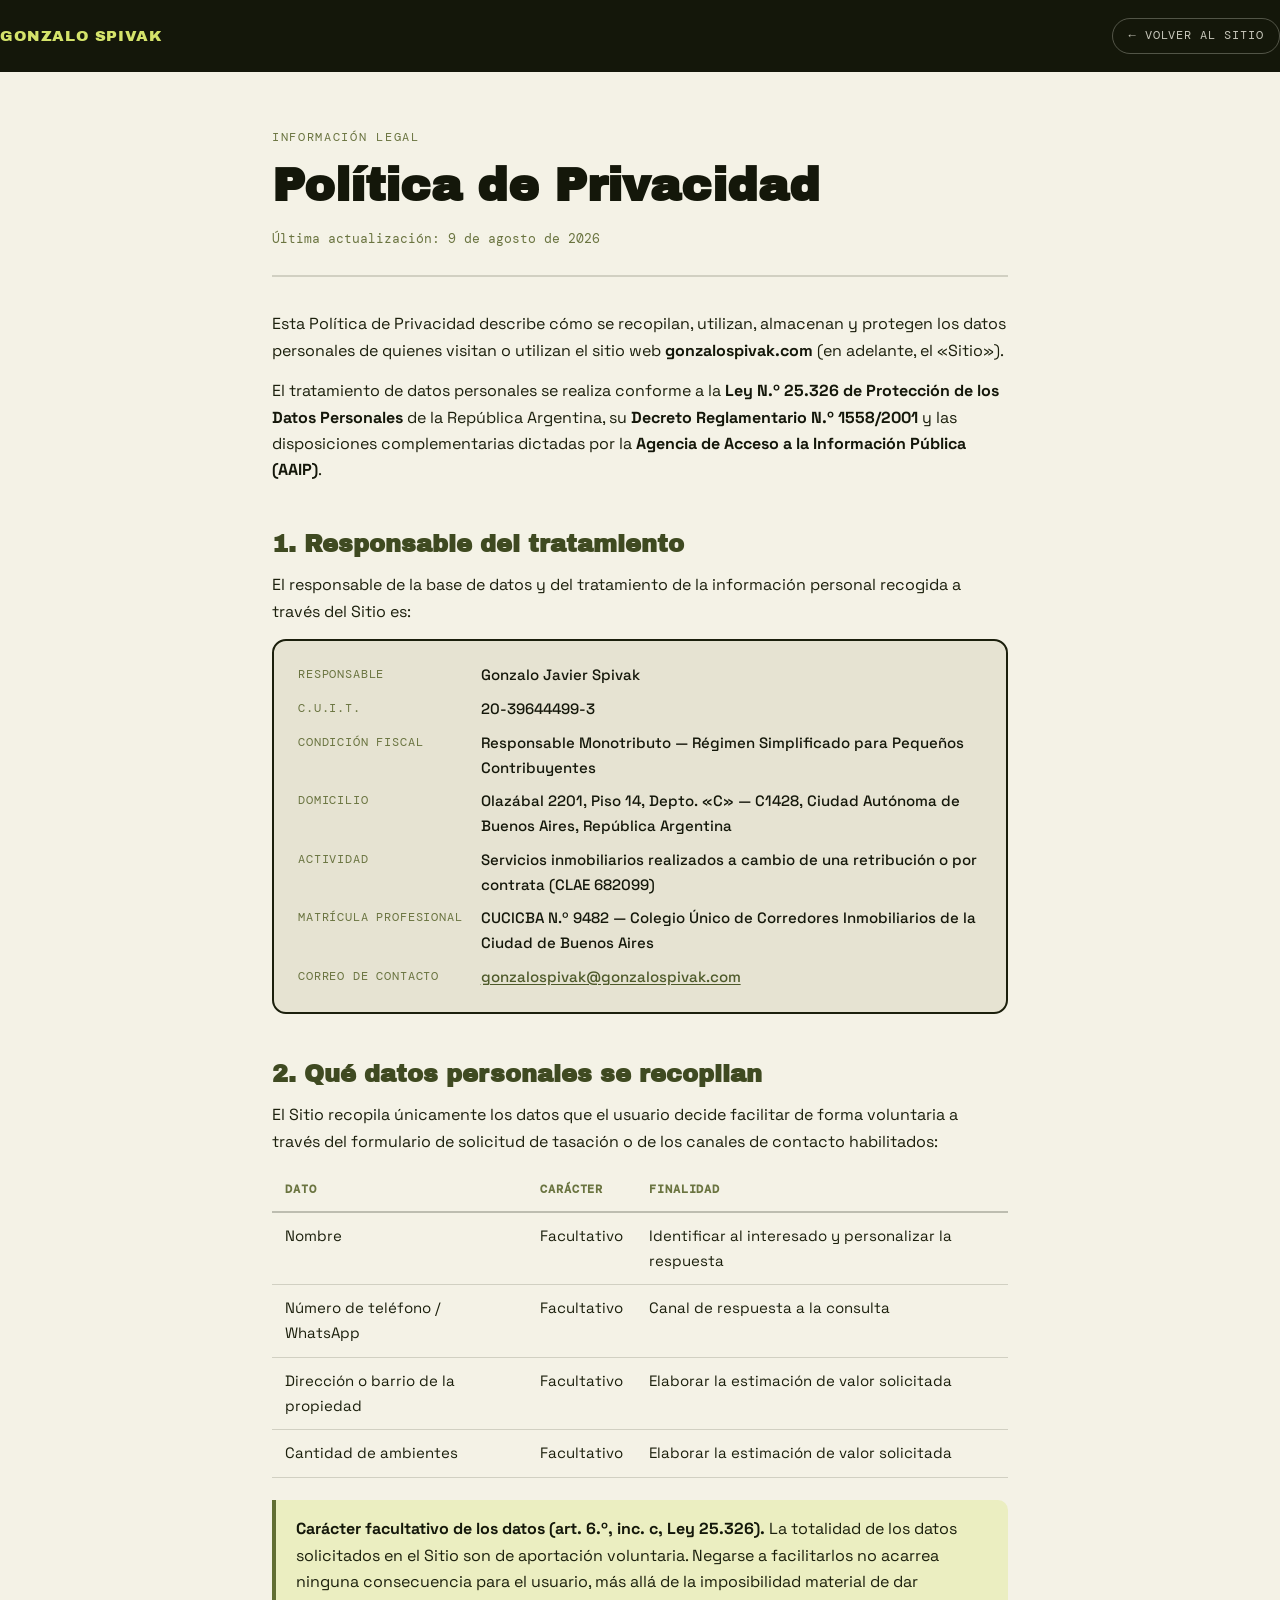
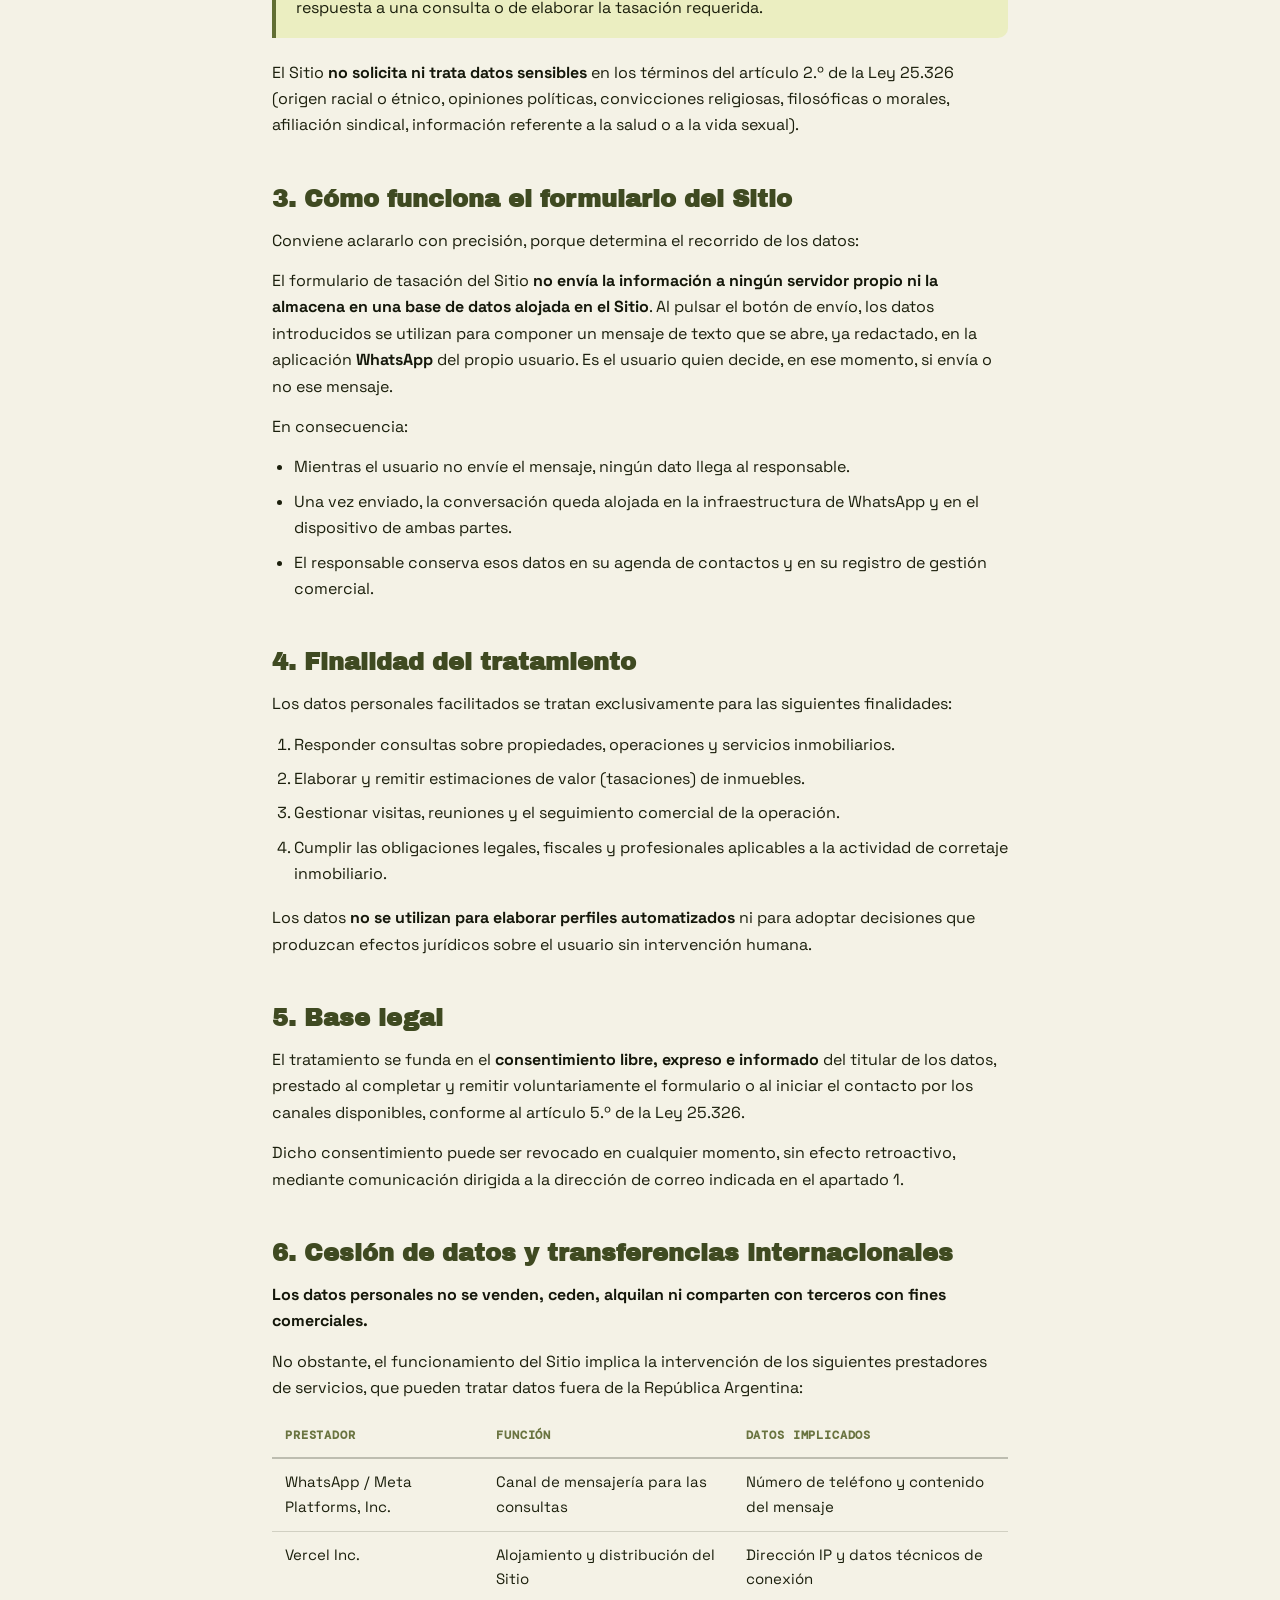
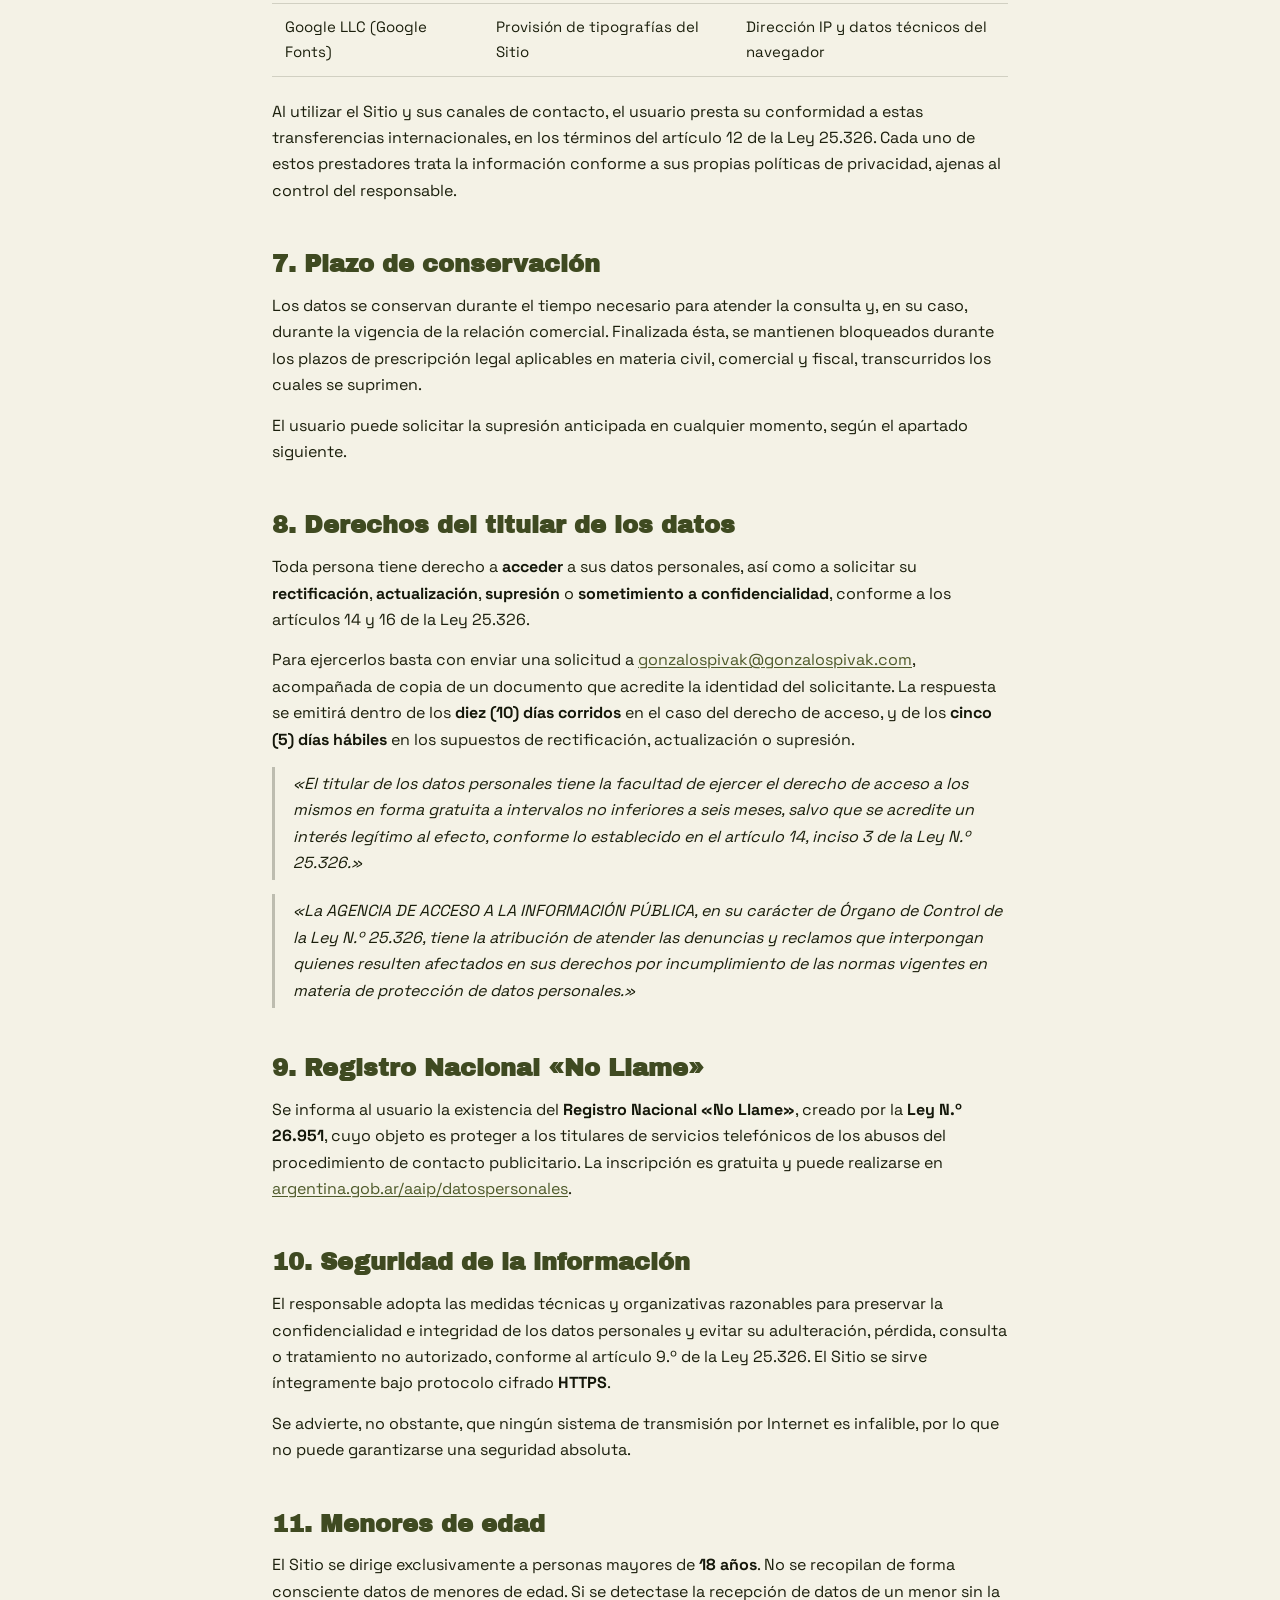
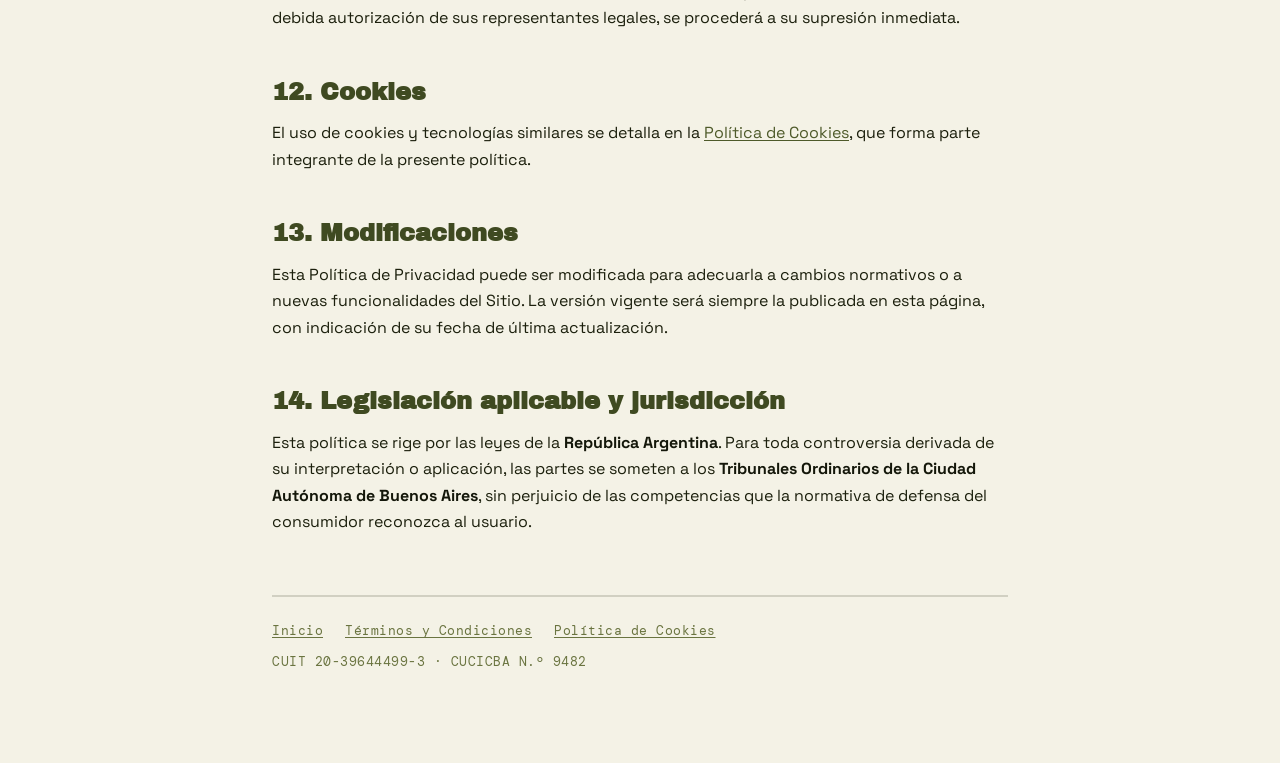
<file: privacidad.html>
<!DOCTYPE html>
<html lang="es-AR">
<head>
<meta charset="UTF-8" />
<meta name="viewport" content="width=device-width, initial-scale=1" />
<title>Política de Privacidad — Gonzalo Spivak Real Estate</title>
<meta name="description" content="Política de Privacidad y tratamiento de datos personales de Gonzalo Javier Spivak (CUIT 20-39644499-3), conforme a la Ley 25.326 de Protección de los Datos Personales de la República Argentina." />
<meta name="robots" content="index, follow" />
<link rel="preconnect" href="https://fonts.googleapis.com" />
<link rel="preconnect" href="https://fonts.gstatic.com" crossorigin="anonymous" />
<link href="https://fonts.googleapis.com/css2?family=Archivo+Black&family=Space+Grotesk:wght@400;500;700&family=DM+Mono:wght@400;500&display=swap" rel="stylesheet" />
<link rel="icon" href="data:image/svg+xml,%3Csvg xmlns='http://www.w3.org/2000/svg' viewBox='0 0 64 64'%3E%3Ccircle cx='32' cy='32' r='32' fill='%23D4E36A'/%3E%3Ctext x='32' y='42' font-family='Arial Black,Arial,sans-serif' font-weight='900' font-size='26' fill='%231B1F0C' text-anchor='middle'%3EGS%3C/text%3E%3C/svg%3E" />
<link rel="stylesheet" href="css/styles.css" />
<link rel="stylesheet" href="css/legal.css" />
</head>
<body class="legal-body">

<header class="legal-top">
  <div class="wrap">
    <a class="legal-top__brand" href="/">GONZALO SPIVAK</a>
    <a class="legal-top__back" href="/">← Volver al sitio</a>
  </div>
</header>

<main class="legal-wrap">

  <div class="legal-kicker">Información legal</div>
  <h1>Política de Privacidad</h1>
  <div class="legal-updated">Última actualización: 9 de agosto de 2026</div>

  <p>Esta Política de Privacidad describe cómo se recopilan, utilizan, almacenan y protegen los datos personales de quienes visitan o utilizan el sitio web <strong>gonzalospivak.com</strong> (en adelante, el «Sitio»).</p>

  <p>El tratamiento de datos personales se realiza conforme a la <strong>Ley N.º 25.326 de Protección de los Datos Personales</strong> de la República Argentina, su <strong>Decreto Reglamentario N.º 1558/2001</strong> y las disposiciones complementarias dictadas por la <strong>Agencia de Acceso a la Información Pública (AAIP)</strong>.</p>

  <h2>1. Responsable del tratamiento</h2>

  <p>El responsable de la base de datos y del tratamiento de la información personal recogida a través del Sitio es:</p>

  <div class="legal-card">
    <dl>
      <dt>Responsable</dt>
      <dd>Gonzalo Javier Spivak</dd>

      <dt>C.U.I.T.</dt>
      <dd>20-39644499-3</dd>

      <dt>Condición fiscal</dt>
      <dd>Responsable Monotributo — Régimen Simplificado para Pequeños Contribuyentes</dd>

      <dt>Domicilio</dt>
      <dd>Olazábal 2201, Piso 14, Depto. «C» — C1428, Ciudad Autónoma de Buenos Aires, República Argentina</dd>

      <dt>Actividad</dt>
      <dd>Servicios inmobiliarios realizados a cambio de una retribución o por contrata (CLAE 682099)</dd>

      <dt>Matrícula profesional</dt>
      <dd>CUCICBA N.º 9482 — Colegio Único de Corredores Inmobiliarios de la Ciudad de Buenos Aires</dd>

      <dt>Correo de contacto</dt>
      <dd><a href="mailto:gonzalospivak@gonzalospivak.com">gonzalospivak@gonzalospivak.com</a></dd>
    </dl>
  </div>

  <h2>2. Qué datos personales se recopilan</h2>

  <p>El Sitio recopila únicamente los datos que el usuario decide facilitar de forma voluntaria a través del formulario de solicitud de tasación o de los canales de contacto habilitados:</p>

  <div class="legal-table-wrap">
    <table>
      <thead>
        <tr>
          <th>Dato</th>
          <th>Carácter</th>
          <th>Finalidad</th>
        </tr>
      </thead>
      <tbody>
        <tr>
          <td>Nombre</td>
          <td>Facultativo</td>
          <td>Identificar al interesado y personalizar la respuesta</td>
        </tr>
        <tr>
          <td>Número de teléfono / WhatsApp</td>
          <td>Facultativo</td>
          <td>Canal de respuesta a la consulta</td>
        </tr>
        <tr>
          <td>Dirección o barrio de la propiedad</td>
          <td>Facultativo</td>
          <td>Elaborar la estimación de valor solicitada</td>
        </tr>
        <tr>
          <td>Cantidad de ambientes</td>
          <td>Facultativo</td>
          <td>Elaborar la estimación de valor solicitada</td>
        </tr>
      </tbody>
    </table>
  </div>

  <div class="legal-note">
    <p><strong>Carácter facultativo de los datos (art. 6.º, inc. c, Ley 25.326).</strong> La totalidad de los datos solicitados en el Sitio son de aportación voluntaria. Negarse a facilitarlos no acarrea ninguna consecuencia para el usuario, más allá de la imposibilidad material de dar respuesta a una consulta o de elaborar la tasación requerida.</p>
  </div>

  <p>El Sitio <strong>no solicita ni trata datos sensibles</strong> en los términos del artículo 2.º de la Ley 25.326 (origen racial o étnico, opiniones políticas, convicciones religiosas, filosóficas o morales, afiliación sindical, información referente a la salud o a la vida sexual).</p>

  <h2>3. Cómo funciona el formulario del Sitio</h2>

  <p>Conviene aclararlo con precisión, porque determina el recorrido de los datos:</p>

  <p>El formulario de tasación del Sitio <strong>no envía la información a ningún servidor propio ni la almacena en una base de datos alojada en el Sitio</strong>. Al pulsar el botón de envío, los datos introducidos se utilizan para componer un mensaje de texto que se abre, ya redactado, en la aplicación <strong>WhatsApp</strong> del propio usuario. Es el usuario quien decide, en ese momento, si envía o no ese mensaje.</p>

  <p>En consecuencia:</p>

  <ul>
    <li>Mientras el usuario no envíe el mensaje, ningún dato llega al responsable.</li>
    <li>Una vez enviado, la conversación queda alojada en la infraestructura de WhatsApp y en el dispositivo de ambas partes.</li>
    <li>El responsable conserva esos datos en su agenda de contactos y en su registro de gestión comercial.</li>
  </ul>

  <h2>4. Finalidad del tratamiento</h2>

  <p>Los datos personales facilitados se tratan exclusivamente para las siguientes finalidades:</p>

  <ol>
    <li>Responder consultas sobre propiedades, operaciones y servicios inmobiliarios.</li>
    <li>Elaborar y remitir estimaciones de valor (tasaciones) de inmuebles.</li>
    <li>Gestionar visitas, reuniones y el seguimiento comercial de la operación.</li>
    <li>Cumplir las obligaciones legales, fiscales y profesionales aplicables a la actividad de corretaje inmobiliario.</li>
  </ol>

  <p>Los datos <strong>no se utilizan para elaborar perfiles automatizados</strong> ni para adoptar decisiones que produzcan efectos jurídicos sobre el usuario sin intervención humana.</p>

  <h2>5. Base legal</h2>

  <p>El tratamiento se funda en el <strong>consentimiento libre, expreso e informado</strong> del titular de los datos, prestado al completar y remitir voluntariamente el formulario o al iniciar el contacto por los canales disponibles, conforme al artículo 5.º de la Ley 25.326.</p>

  <p>Dicho consentimiento puede ser revocado en cualquier momento, sin efecto retroactivo, mediante comunicación dirigida a la dirección de correo indicada en el apartado 1.</p>

  <h2>6. Cesión de datos y transferencias internacionales</h2>

  <p><strong>Los datos personales no se venden, ceden, alquilan ni comparten con terceros con fines comerciales.</strong></p>

  <p>No obstante, el funcionamiento del Sitio implica la intervención de los siguientes prestadores de servicios, que pueden tratar datos fuera de la República Argentina:</p>

  <div class="legal-table-wrap">
    <table>
      <thead>
        <tr>
          <th>Prestador</th>
          <th>Función</th>
          <th>Datos implicados</th>
        </tr>
      </thead>
      <tbody>
        <tr>
          <td>WhatsApp / Meta Platforms, Inc.</td>
          <td>Canal de mensajería para las consultas</td>
          <td>Número de teléfono y contenido del mensaje</td>
        </tr>
        <tr>
          <td>Vercel Inc.</td>
          <td>Alojamiento y distribución del Sitio</td>
          <td>Dirección IP y datos técnicos de conexión</td>
        </tr>
        <tr>
          <td>Google LLC (Google Fonts)</td>
          <td>Provisión de tipografías del Sitio</td>
          <td>Dirección IP y datos técnicos del navegador</td>
        </tr>
      </tbody>
    </table>
  </div>

  <p>Al utilizar el Sitio y sus canales de contacto, el usuario presta su conformidad a estas transferencias internacionales, en los términos del artículo 12 de la Ley 25.326. Cada uno de estos prestadores trata la información conforme a sus propias políticas de privacidad, ajenas al control del responsable.</p>

  <h2>7. Plazo de conservación</h2>

  <p>Los datos se conservan durante el tiempo necesario para atender la consulta y, en su caso, durante la vigencia de la relación comercial. Finalizada ésta, se mantienen bloqueados durante los plazos de prescripción legal aplicables en materia civil, comercial y fiscal, transcurridos los cuales se suprimen.</p>

  <p>El usuario puede solicitar la supresión anticipada en cualquier momento, según el apartado siguiente.</p>

  <h2>8. Derechos del titular de los datos</h2>

  <p>Toda persona tiene derecho a <strong>acceder</strong> a sus datos personales, así como a solicitar su <strong>rectificación</strong>, <strong>actualización</strong>, <strong>supresión</strong> o <strong>sometimiento a confidencialidad</strong>, conforme a los artículos 14 y 16 de la Ley 25.326.</p>

  <p>Para ejercerlos basta con enviar una solicitud a <a href="mailto:gonzalospivak@gonzalospivak.com">gonzalospivak@gonzalospivak.com</a>, acompañada de copia de un documento que acredite la identidad del solicitante. La respuesta se emitirá dentro de los <strong>diez (10) días corridos</strong> en el caso del derecho de acceso, y de los <strong>cinco (5) días hábiles</strong> en los supuestos de rectificación, actualización o supresión.</p>

  <p class="legal-quote">«El titular de los datos personales tiene la facultad de ejercer el derecho de acceso a los mismos en forma gratuita a intervalos no inferiores a seis meses, salvo que se acredite un interés legítimo al efecto, conforme lo establecido en el artículo 14, inciso 3 de la Ley N.º 25.326.»</p>

  <p class="legal-quote">«La AGENCIA DE ACCESO A LA INFORMACIÓN PÚBLICA, en su carácter de Órgano de Control de la Ley N.º 25.326, tiene la atribución de atender las denuncias y reclamos que interpongan quienes resulten afectados en sus derechos por incumplimiento de las normas vigentes en materia de protección de datos personales.»</p>

  <h2>9. Registro Nacional «No Llame»</h2>

  <p>Se informa al usuario la existencia del <strong>Registro Nacional «No Llame»</strong>, creado por la <strong>Ley N.º 26.951</strong>, cuyo objeto es proteger a los titulares de servicios telefónicos de los abusos del procedimiento de contacto publicitario. La inscripción es gratuita y puede realizarse en <a href="https://www.argentina.gob.ar/aaip/datospersonales/reclama-tus-derechos/nollame" target="_blank" rel="noopener">argentina.gob.ar/aaip/datospersonales</a>.</p>

  <h2>10. Seguridad de la información</h2>

  <p>El responsable adopta las medidas técnicas y organizativas razonables para preservar la confidencialidad e integridad de los datos personales y evitar su adulteración, pérdida, consulta o tratamiento no autorizado, conforme al artículo 9.º de la Ley 25.326. El Sitio se sirve íntegramente bajo protocolo cifrado <strong>HTTPS</strong>.</p>

  <p>Se advierte, no obstante, que ningún sistema de transmisión por Internet es infalible, por lo que no puede garantizarse una seguridad absoluta.</p>

  <h2>11. Menores de edad</h2>

  <p>El Sitio se dirige exclusivamente a personas mayores de <strong>18 años</strong>. No se recopilan de forma consciente datos de menores de edad. Si se detectase la recepción de datos de un menor sin la debida autorización de sus representantes legales, se procederá a su supresión inmediata.</p>

  <h2>12. Cookies</h2>

  <p>El uso de cookies y tecnologías similares se detalla en la <a href="/cookies">Política de Cookies</a>, que forma parte integrante de la presente política.</p>

  <h2>13. Modificaciones</h2>

  <p>Esta Política de Privacidad puede ser modificada para adecuarla a cambios normativos o a nuevas funcionalidades del Sitio. La versión vigente será siempre la publicada en esta página, con indicación de su fecha de última actualización.</p>

  <h2>14. Legislación aplicable y jurisdicción</h2>

  <p>Esta política se rige por las leyes de la <strong>República Argentina</strong>. Para toda controversia derivada de su interpretación o aplicación, las partes se someten a los <strong>Tribunales Ordinarios de la Ciudad Autónoma de Buenos Aires</strong>, sin perjuicio de las competencias que la normativa de defensa del consumidor reconozca al usuario.</p>

  <div class="legal-foot">
    <a href="/">Inicio</a>
    <a href="/terminos">Términos y Condiciones</a>
    <a href="/cookies">Política de Cookies</a>
    <span>CUIT 20-39644499-3 · CUCICBA N.º 9482</span>
  </div>

</main>

</body>
</html>
</file>
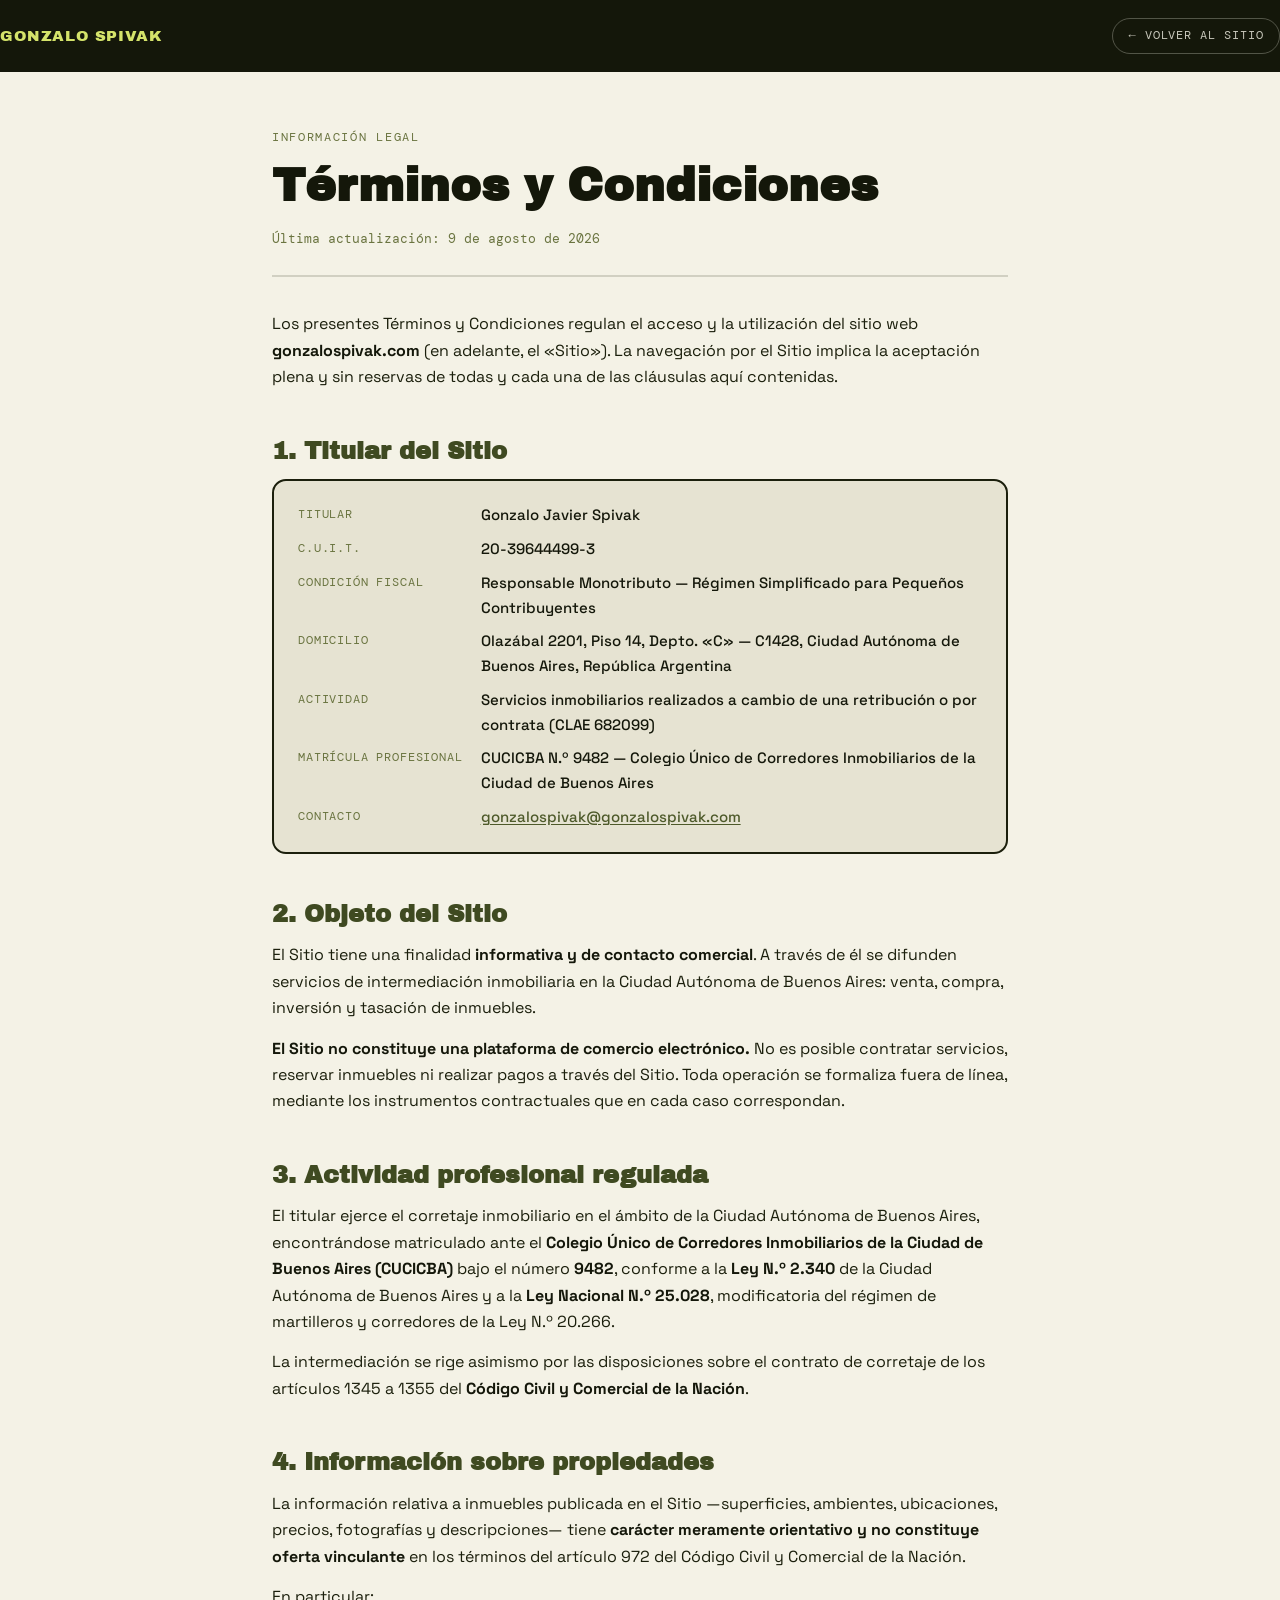
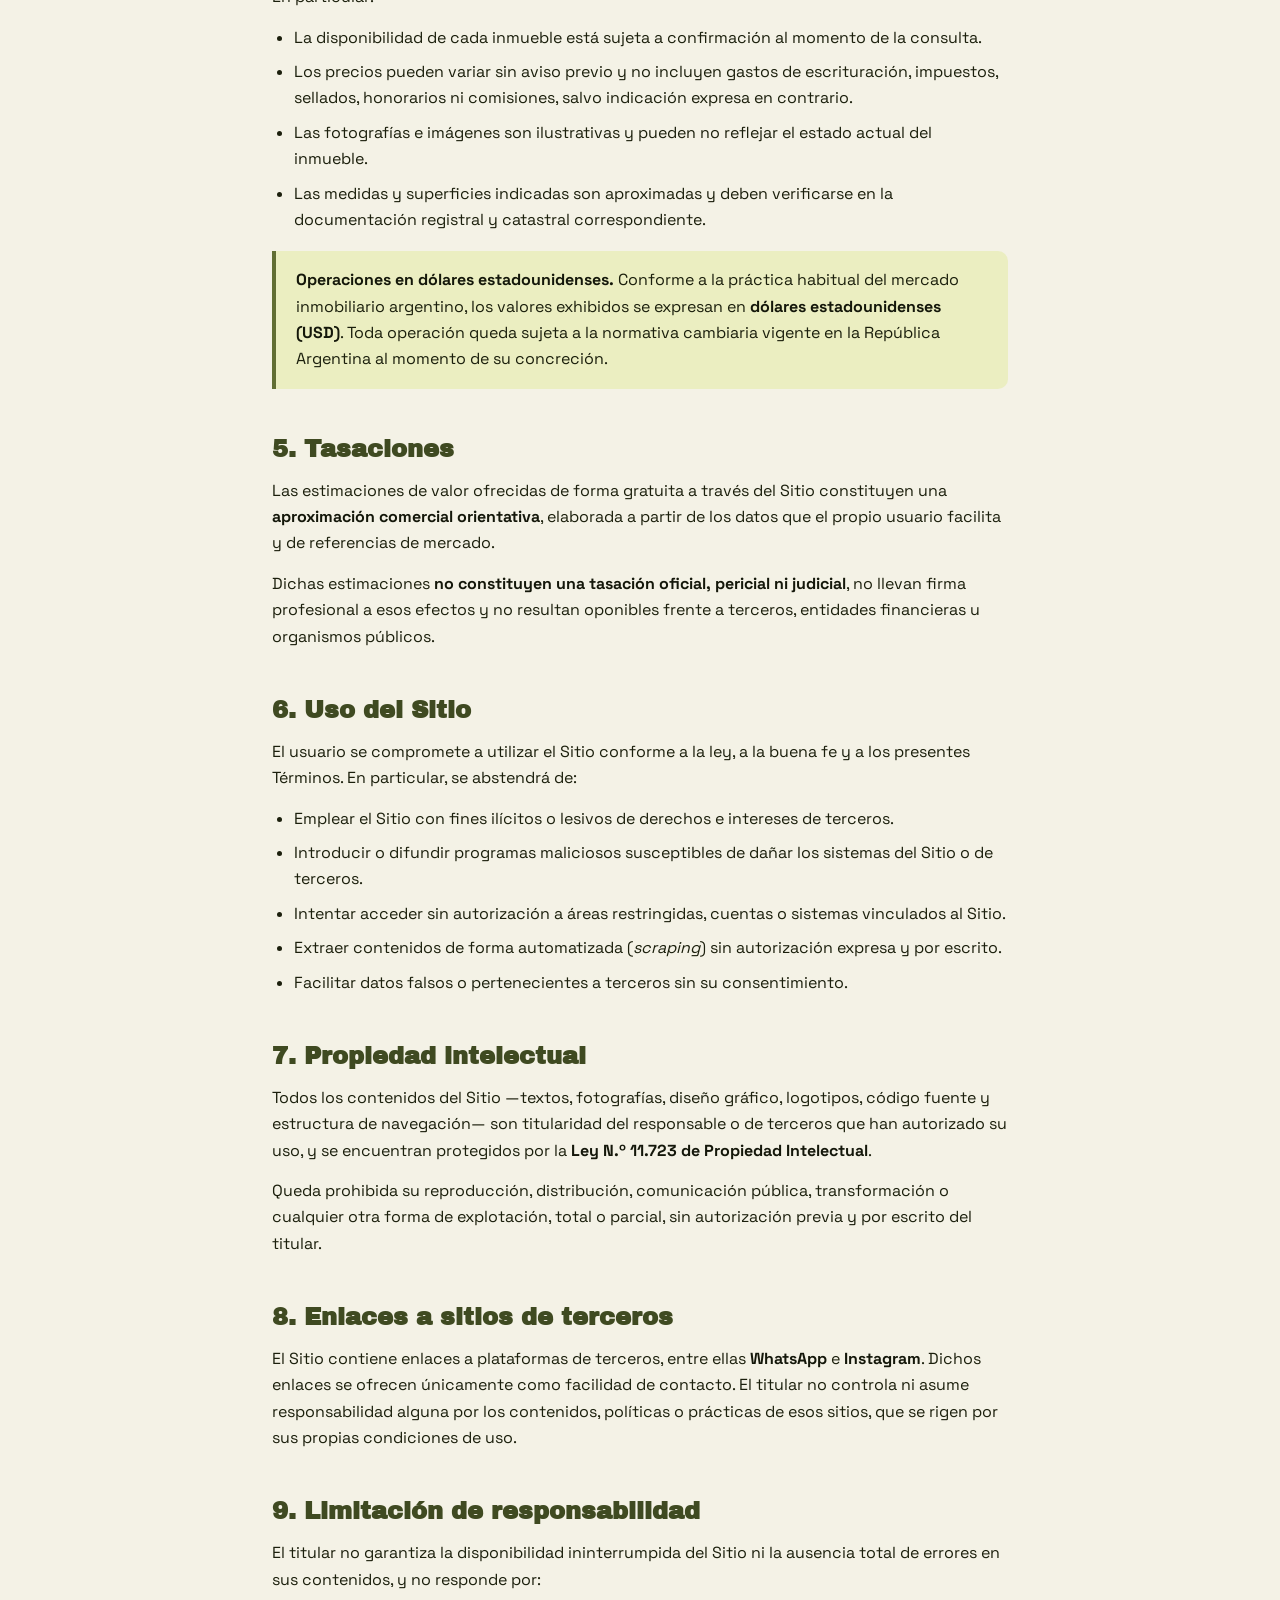
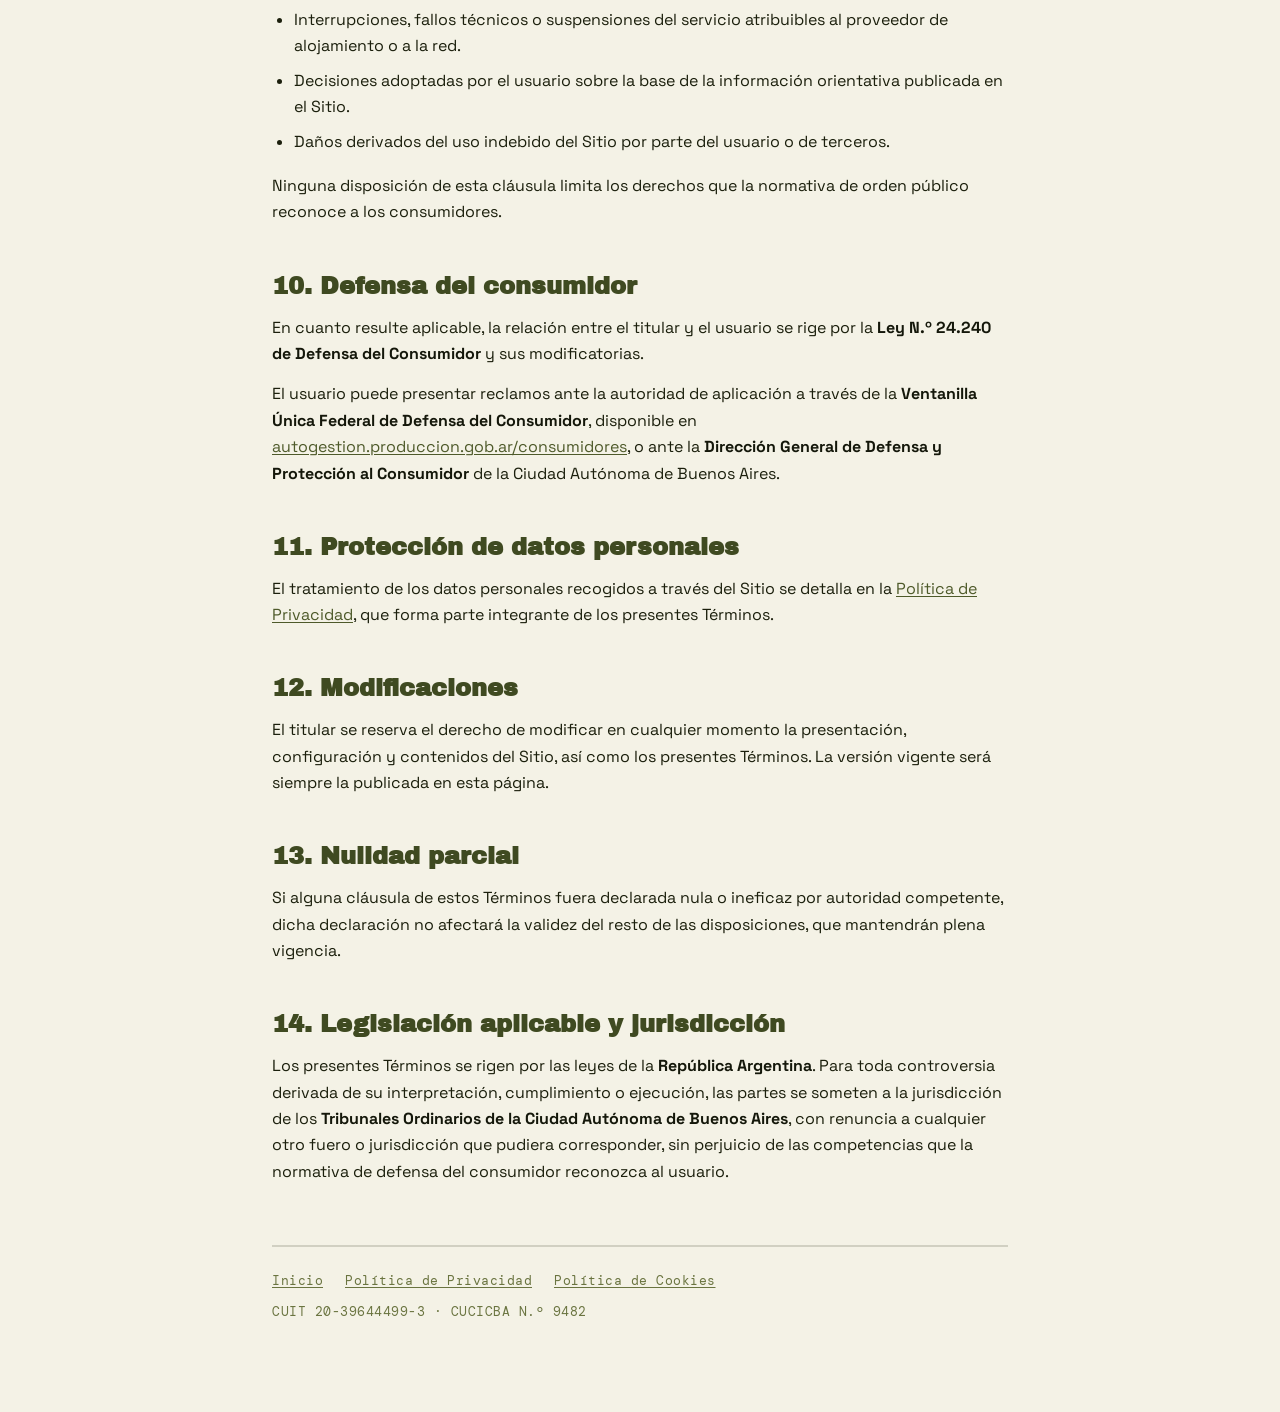
<file: terminos.html>
<!DOCTYPE html>
<html lang="es-AR">
<head>
<meta charset="UTF-8" />
<meta name="viewport" content="width=device-width, initial-scale=1" />
<title>Términos y Condiciones — Gonzalo Spivak Real Estate</title>
<meta name="description" content="Términos y Condiciones de uso del sitio web de Gonzalo Javier Spivak (CUIT 20-39644499-3), corredor inmobiliario matriculado CUCICBA N.º 9482, Ciudad Autónoma de Buenos Aires." />
<meta name="robots" content="index, follow" />
<link rel="preconnect" href="https://fonts.googleapis.com" />
<link rel="preconnect" href="https://fonts.gstatic.com" crossorigin="anonymous" />
<link href="https://fonts.googleapis.com/css2?family=Archivo+Black&family=Space+Grotesk:wght@400;500;700&family=DM+Mono:wght@400;500&display=swap" rel="stylesheet" />
<link rel="icon" href="data:image/svg+xml,%3Csvg xmlns='http://www.w3.org/2000/svg' viewBox='0 0 64 64'%3E%3Ccircle cx='32' cy='32' r='32' fill='%23D4E36A'/%3E%3Ctext x='32' y='42' font-family='Arial Black,Arial,sans-serif' font-weight='900' font-size='26' fill='%231B1F0C' text-anchor='middle'%3EGS%3C/text%3E%3C/svg%3E" />
<link rel="stylesheet" href="css/styles.css" />
<link rel="stylesheet" href="css/legal.css" />
</head>
<body class="legal-body">

<header class="legal-top">
  <div class="wrap">
    <a class="legal-top__brand" href="/">GONZALO SPIVAK</a>
    <a class="legal-top__back" href="/">← Volver al sitio</a>
  </div>
</header>

<main class="legal-wrap">

  <div class="legal-kicker">Información legal</div>
  <h1>Términos y Condiciones</h1>
  <div class="legal-updated">Última actualización: 9 de agosto de 2026</div>

  <p>Los presentes Términos y Condiciones regulan el acceso y la utilización del sitio web <strong>gonzalospivak.com</strong> (en adelante, el «Sitio»). La navegación por el Sitio implica la aceptación plena y sin reservas de todas y cada una de las cláusulas aquí contenidas.</p>

  <h2>1. Titular del Sitio</h2>

  <div class="legal-card">
    <dl>
      <dt>Titular</dt>
      <dd>Gonzalo Javier Spivak</dd>

      <dt>C.U.I.T.</dt>
      <dd>20-39644499-3</dd>

      <dt>Condición fiscal</dt>
      <dd>Responsable Monotributo — Régimen Simplificado para Pequeños Contribuyentes</dd>

      <dt>Domicilio</dt>
      <dd>Olazábal 2201, Piso 14, Depto. «C» — C1428, Ciudad Autónoma de Buenos Aires, República Argentina</dd>

      <dt>Actividad</dt>
      <dd>Servicios inmobiliarios realizados a cambio de una retribución o por contrata (CLAE 682099)</dd>

      <dt>Matrícula profesional</dt>
      <dd>CUCICBA N.º 9482 — Colegio Único de Corredores Inmobiliarios de la Ciudad de Buenos Aires</dd>

      <dt>Contacto</dt>
      <dd><a href="mailto:gonzalospivak@gonzalospivak.com">gonzalospivak@gonzalospivak.com</a></dd>
    </dl>
  </div>

  <h2>2. Objeto del Sitio</h2>

  <p>El Sitio tiene una finalidad <strong>informativa y de contacto comercial</strong>. A través de él se difunden servicios de intermediación inmobiliaria en la Ciudad Autónoma de Buenos Aires: venta, compra, inversión y tasación de inmuebles.</p>

  <p><strong>El Sitio no constituye una plataforma de comercio electrónico.</strong> No es posible contratar servicios, reservar inmuebles ni realizar pagos a través del Sitio. Toda operación se formaliza fuera de línea, mediante los instrumentos contractuales que en cada caso correspondan.</p>

  <h2>3. Actividad profesional regulada</h2>

  <p>El titular ejerce el corretaje inmobiliario en el ámbito de la Ciudad Autónoma de Buenos Aires, encontrándose matriculado ante el <strong>Colegio Único de Corredores Inmobiliarios de la Ciudad de Buenos Aires (CUCICBA)</strong> bajo el número <strong>9482</strong>, conforme a la <strong>Ley N.º 2.340</strong> de la Ciudad Autónoma de Buenos Aires y a la <strong>Ley Nacional N.º 25.028</strong>, modificatoria del régimen de martilleros y corredores de la Ley N.º 20.266.</p>

  <p>La intermediación se rige asimismo por las disposiciones sobre el contrato de corretaje de los artículos 1345 a 1355 del <strong>Código Civil y Comercial de la Nación</strong>.</p>

  <h2>4. Información sobre propiedades</h2>

  <p>La información relativa a inmuebles publicada en el Sitio —superficies, ambientes, ubicaciones, precios, fotografías y descripciones— tiene <strong>carácter meramente orientativo y no constituye oferta vinculante</strong> en los términos del artículo 972 del Código Civil y Comercial de la Nación.</p>

  <p>En particular:</p>

  <ul>
    <li>La disponibilidad de cada inmueble está sujeta a confirmación al momento de la consulta.</li>
    <li>Los precios pueden variar sin aviso previo y no incluyen gastos de escrituración, impuestos, sellados, honorarios ni comisiones, salvo indicación expresa en contrario.</li>
    <li>Las fotografías e imágenes son ilustrativas y pueden no reflejar el estado actual del inmueble.</li>
    <li>Las medidas y superficies indicadas son aproximadas y deben verificarse en la documentación registral y catastral correspondiente.</li>
  </ul>

  <div class="legal-note">
    <p><strong>Operaciones en dólares estadounidenses.</strong> Conforme a la práctica habitual del mercado inmobiliario argentino, los valores exhibidos se expresan en <strong>dólares estadounidenses (USD)</strong>. Toda operación queda sujeta a la normativa cambiaria vigente en la República Argentina al momento de su concreción.</p>
  </div>

  <h2>5. Tasaciones</h2>

  <p>Las estimaciones de valor ofrecidas de forma gratuita a través del Sitio constituyen una <strong>aproximación comercial orientativa</strong>, elaborada a partir de los datos que el propio usuario facilita y de referencias de mercado.</p>

  <p>Dichas estimaciones <strong>no constituyen una tasación oficial, pericial ni judicial</strong>, no llevan firma profesional a esos efectos y no resultan oponibles frente a terceros, entidades financieras u organismos públicos.</p>

  <h2>6. Uso del Sitio</h2>

  <p>El usuario se compromete a utilizar el Sitio conforme a la ley, a la buena fe y a los presentes Términos. En particular, se abstendrá de:</p>

  <ul>
    <li>Emplear el Sitio con fines ilícitos o lesivos de derechos e intereses de terceros.</li>
    <li>Introducir o difundir programas maliciosos susceptibles de dañar los sistemas del Sitio o de terceros.</li>
    <li>Intentar acceder sin autorización a áreas restringidas, cuentas o sistemas vinculados al Sitio.</li>
    <li>Extraer contenidos de forma automatizada (<em>scraping</em>) sin autorización expresa y por escrito.</li>
    <li>Facilitar datos falsos o pertenecientes a terceros sin su consentimiento.</li>
  </ul>

  <h2>7. Propiedad intelectual</h2>

  <p>Todos los contenidos del Sitio —textos, fotografías, diseño gráfico, logotipos, código fuente y estructura de navegación— son titularidad del responsable o de terceros que han autorizado su uso, y se encuentran protegidos por la <strong>Ley N.º 11.723 de Propiedad Intelectual</strong>.</p>

  <p>Queda prohibida su reproducción, distribución, comunicación pública, transformación o cualquier otra forma de explotación, total o parcial, sin autorización previa y por escrito del titular.</p>

  <h2>8. Enlaces a sitios de terceros</h2>

  <p>El Sitio contiene enlaces a plataformas de terceros, entre ellas <strong>WhatsApp</strong> e <strong>Instagram</strong>. Dichos enlaces se ofrecen únicamente como facilidad de contacto. El titular no controla ni asume responsabilidad alguna por los contenidos, políticas o prácticas de esos sitios, que se rigen por sus propias condiciones de uso.</p>

  <h2>9. Limitación de responsabilidad</h2>

  <p>El titular no garantiza la disponibilidad ininterrumpida del Sitio ni la ausencia total de errores en sus contenidos, y no responde por:</p>

  <ul>
    <li>Interrupciones, fallos técnicos o suspensiones del servicio atribuibles al proveedor de alojamiento o a la red.</li>
    <li>Decisiones adoptadas por el usuario sobre la base de la información orientativa publicada en el Sitio.</li>
    <li>Daños derivados del uso indebido del Sitio por parte del usuario o de terceros.</li>
  </ul>

  <p>Ninguna disposición de esta cláusula limita los derechos que la normativa de orden público reconoce a los consumidores.</p>

  <h2>10. Defensa del consumidor</h2>

  <p>En cuanto resulte aplicable, la relación entre el titular y el usuario se rige por la <strong>Ley N.º 24.240 de Defensa del Consumidor</strong> y sus modificatorias.</p>

  <p>El usuario puede presentar reclamos ante la autoridad de aplicación a través de la <strong>Ventanilla Única Federal de Defensa del Consumidor</strong>, disponible en <a href="https://autogestion.produccion.gob.ar/consumidores" target="_blank" rel="noopener">autogestion.produccion.gob.ar/consumidores</a>, o ante la <strong>Dirección General de Defensa y Protección al Consumidor</strong> de la Ciudad Autónoma de Buenos Aires.</p>

  <h2>11. Protección de datos personales</h2>

  <p>El tratamiento de los datos personales recogidos a través del Sitio se detalla en la <a href="/privacidad">Política de Privacidad</a>, que forma parte integrante de los presentes Términos.</p>

  <h2>12. Modificaciones</h2>

  <p>El titular se reserva el derecho de modificar en cualquier momento la presentación, configuración y contenidos del Sitio, así como los presentes Términos. La versión vigente será siempre la publicada en esta página.</p>

  <h2>13. Nulidad parcial</h2>

  <p>Si alguna cláusula de estos Términos fuera declarada nula o ineficaz por autoridad competente, dicha declaración no afectará la validez del resto de las disposiciones, que mantendrán plena vigencia.</p>

  <h2>14. Legislación aplicable y jurisdicción</h2>

  <p>Los presentes Términos se rigen por las leyes de la <strong>República Argentina</strong>. Para toda controversia derivada de su interpretación, cumplimiento o ejecución, las partes se someten a la jurisdicción de los <strong>Tribunales Ordinarios de la Ciudad Autónoma de Buenos Aires</strong>, con renuncia a cualquier otro fuero o jurisdicción que pudiera corresponder, sin perjuicio de las competencias que la normativa de defensa del consumidor reconozca al usuario.</p>

  <div class="legal-foot">
    <a href="/">Inicio</a>
    <a href="/privacidad">Política de Privacidad</a>
    <a href="/cookies">Política de Cookies</a>
    <span>CUIT 20-39644499-3 · CUCICBA N.º 9482</span>
  </div>

</main>

</body>
</html>
</file>
<file: css/styles.css>
:root {
  --olive: #616E33;
  --olive-mid: #3F4A21;
  --olive-dark: #1B1F0C;
  --olive-deep: #14170A;
  --lime: #D4E36A;
  --lime-light: #E9F78C;
  --cream: #F4F2E6;
  --cream-70: rgba(244, 242, 230, .7);
  --cream-72: rgba(244, 242, 230, .72);
  --cream-80: rgba(244, 242, 230, .8);
  --cream-82: rgba(244, 242, 230, .82);
  --cream-86: rgba(244, 242, 230, .86);
  --muted-a: #4E5A2A;
  --muted-b: #6A7440;
  --blue: #74ACDF;
  --blue-dark: #0D2438;
  --yellow: #F6B40E;
  --wash: #E6E3D2;
  --dark-14: rgba(27, 31, 12, .14);
  --dark-16: rgba(27, 31, 12, .16);
  --dark-18: rgba(27, 31, 12, .18);
  --dark-25: rgba(27, 31, 12, .25);
  --dark-70: rgba(27, 31, 12, .7);
  --dark-75: rgba(27, 31, 12, .75);
  --font-display: 'Archivo Black', sans-serif;
  --font-body: 'Space Grotesk', Helvetica, sans-serif;
  --font-mono: 'DM Mono', monospace;
}

* { box-sizing: border-box; }

html, body {
  margin: 0;
  padding: 0;
  background: var(--olive);
}

body {
  font-family: var(--font-body);
  color: var(--cream);
  overflow-x: hidden;
}

a {
  color: var(--olive-dark);
  text-decoration: none;
}

::selection {
  background: var(--lime);
  color: var(--olive-dark);
}

img { max-width: 100%; display: block; }

.wrap {
  max-width: 1360px;
  margin: 0 auto;
}

.wrap--narrow { max-width: 1160px; }

@keyframes gsMarquee {
  from { transform: translateX(0); }
  to { transform: translateX(-50%); }
}

@keyframes gsPulse {
  0%, 100% { transform: scale(1); }
  50% { transform: scale(1.06); }
}

/* Buttons */

.btn {
  display: inline-flex;
  align-items: center;
  justify-content: center;
  gap: 8px;
  border-radius: 999px;
  font-weight: 700;
  cursor: pointer;
  border: none;
  transition: transform .15s ease, box-shadow .15s ease, background .15s ease, color .15s ease, border-color .15s ease;
}

.btn--primary {
  background: var(--lime);
  color: var(--olive-dark);
  padding: 11px 20px;
  font-size: 14.5px;
  border: 2px solid var(--olive-dark);
}
.btn--primary:hover { background: var(--lime-light); transform: translateY(-2px); }

.btn--stamp {
  background: var(--lime);
  color: var(--olive-dark);
  padding: 17px 30px;
  font-size: 16.5px;
  border: 2px solid var(--olive-dark);
  box-shadow: 6px 6px 0 var(--olive-dark);
}
.btn--stamp:hover { transform: translate(3px, 3px); box-shadow: 2px 2px 0 var(--olive-dark); }

.btn--ghost {
  border: 2px solid rgba(244, 242, 230, .5);
  color: var(--cream);
  padding: 17px 30px;
  font-size: 16.5px;
  font-weight: 600;
  background: transparent;
}
.btn--ghost:hover { border-color: var(--lime); color: var(--lime); }

.btn--dark-block {
  margin-top: 6px;
  background: var(--olive-dark);
  color: var(--lime);
  border: none;
  border-radius: 999px;
  padding: 17px;
  font-family: var(--font-body);
  font-weight: 700;
  font-size: 16.5px;
  cursor: pointer;
  width: 100%;
}
.btn--dark-block:hover { background: var(--olive-mid); }

.btn--outline-lime {
  border: 2px solid var(--lime);
  color: var(--lime);
  padding: 13px 22px;
  font-size: 15px;
  background: transparent;
}
.btn--outline-lime:hover { background: var(--lime); color: var(--olive-dark); }

.btn--cta {
  display: inline-block;
  background: var(--olive-dark);
  color: var(--lime);
  padding: 20px 40px;
  font-size: 18px;
  box-shadow: 7px 7px 0 var(--olive);
}
.btn--cta:hover { transform: translate(3px, 3px); box-shadow: 2px 2px 0 var(--olive); }

/* Header */

.site-header {
  position: sticky;
  top: 0;
  z-index: 50;
  display: flex;
  align-items: center;
  justify-content: space-between;
  gap: 24px;
  padding: 14px 28px;
  background: rgba(63, 74, 33, .92);
  backdrop-filter: blur(10px);
  -webkit-backdrop-filter: blur(10px);
  border-bottom: 1px solid rgba(212, 227, 106, .25);
}

.brand { display: flex; align-items: center; gap: 12px; }

.brand__mark {
  width: 38px;
  height: 38px;
  border-radius: 50%;
  background: var(--lime);
  color: var(--olive-dark);
  display: grid;
  place-items: center;
  font-family: var(--font-display);
  font-size: 15px;
  letter-spacing: -.5px;
  flex-shrink: 0;
}

.brand__text { display: flex; flex-direction: column; line-height: 1.05; }
.brand__name { font-family: var(--font-display); font-size: 15px; letter-spacing: -.2px; color: var(--cream); }
.brand__tag { font-family: var(--font-mono); font-size: 10.5px; letter-spacing: 2px; color: var(--lime); }

.site-nav { display: flex; align-items: center; gap: 28px; }
.site-nav a:not(.btn) { color: var(--cream); font-size: 14.5px; font-weight: 500; }
.site-nav a:not(.btn):hover { color: var(--lime); }

.nav-toggle {
  display: none;
  flex-direction: column;
  justify-content: center;
  gap: 5px;
  width: 38px;
  height: 38px;
  background: transparent;
  border: 1px solid rgba(244, 242, 230, .4);
  border-radius: 10px;
  cursor: pointer;
  padding: 0;
}
.nav-toggle span {
  display: block;
  width: 18px;
  height: 2px;
  margin: 0 auto;
  background: var(--cream);
  transition: transform .2s ease, opacity .2s ease;
}
.nav-toggle[aria-expanded="true"] span:nth-child(1) { transform: translateY(7px) rotate(45deg); }
.nav-toggle[aria-expanded="true"] span:nth-child(2) { opacity: 0; }
.nav-toggle[aria-expanded="true"] span:nth-child(3) { transform: translateY(-7px) rotate(-45deg); }

/* Hero */

.hero {
  position: relative;
  padding: 72px 28px 0;
  max-width: 1360px;
  margin: 0 auto;
}

.hero__grid {
  display: grid;
  grid-template-columns: 1.15fr .85fr;
  gap: 56px;
  align-items: end;
}

.badge {
  display: inline-flex;
  align-items: center;
  gap: 10px;
  border: 1px solid rgba(244, 242, 230, .35);
  border-radius: 999px;
  padding: 7px 14px;
  font-family: var(--font-mono);
  font-size: 11px;
  letter-spacing: 1.6px;
  color: var(--lime);
  margin-bottom: 26px;
}

.badge__dot {
  width: 7px;
  height: 7px;
  border-radius: 50%;
  background: var(--lime);
  display: inline-block;
  animation: gsPulse 1.6s ease-in-out infinite;
}

.hero__title {
  font-family: var(--font-display);
  font-size: clamp(46px, 7.2vw, 104px);
  line-height: .9;
  letter-spacing: -3px;
  margin: 0;
  color: var(--cream);
  text-wrap: balance;
}
.hero__title--accent { color: var(--lime); }
.hero__title--stamp {
  display: inline-block;
  background: var(--olive-dark);
  color: var(--lime);
  padding: 0 14px 6px;
  transform: rotate(-1.4deg);
}

.hero__lead {
  max-width: 520px;
  font-size: 19px;
  line-height: 1.5;
  color: var(--cream-86);
  margin: 30px 0 34px;
}

.hero__actions { display: flex; flex-wrap: wrap; gap: 14px; margin-bottom: 44px; }

.stats {
  display: grid;
  grid-template-columns: repeat(3, minmax(0, 1fr));
  gap: 1px;
  background: rgba(244, 242, 230, .22);
  border: 1px solid rgba(244, 242, 230, .22);
  border-radius: 16px;
  overflow: hidden;
  max-width: 560px;
}
.stats__item { background: var(--olive); padding: 20px 18px; }
.stats__num { font-family: var(--font-display); font-size: 34px; color: var(--lime); letter-spacing: -1.5px; }
.stats__label { font-family: var(--font-mono); font-size: 10.5px; letter-spacing: 1.4px; color: var(--cream-70); margin-top: 4px; }

.hero__portrait {
  position: relative;
  border-radius: 20px 20px 0 0;
  overflow: hidden;
  border: 1px solid rgba(244, 242, 230, .3);
  border-bottom: none;
  aspect-ratio: 3 / 4;
  background: var(--olive-deep);
}
.hero__portrait img { width: 100%; height: 100%; object-fit: cover; object-position: 50% 22%; }
.hero__portrait-fade {
  position: absolute;
  inset: 0;
  background: linear-gradient(180deg, rgba(97, 110, 51, 0) 45%, rgba(27, 31, 12, .75) 100%);
}
.hero__portrait-caption {
  position: absolute;
  left: 18px;
  bottom: 18px;
  font-family: var(--font-mono);
  font-size: 10.5px;
  letter-spacing: 1.6px;
  color: var(--lime);
}

/* Trust bar + marquee */

.trust-bar {
  margin-top: 56px;
  display: flex;
  align-items: center;
  background: var(--blue);
  border-top: 2px solid var(--olive-dark);
  color: var(--blue-dark);
  font-family: var(--font-mono);
  font-size: 11px;
  letter-spacing: 2px;
  padding: 9px 28px;
  justify-content: center;
  text-align: center;
}
.trust-bar__inner { display: inline-flex; align-items: center; gap: 12px; flex-wrap: wrap; justify-content: center; }
.trust-bar__dot { width: 10px; height: 10px; border-radius: 50%; background: var(--yellow); border: 1px solid var(--blue-dark); flex-shrink: 0; }

.marquee {
  background: var(--lime);
  border-top: 2px solid var(--olive-dark);
  border-bottom: 2px solid var(--olive-dark);
  overflow: hidden;
  padding: 14px 0;
}
.marquee__track { display: flex; width: max-content; animation: gsMarquee 34s linear infinite; }
.marquee__group {
  display: flex;
  align-items: center;
  gap: 34px;
  padding-right: 34px;
  font-family: var(--font-display);
  font-size: 26px;
  letter-spacing: -.8px;
  color: var(--olive-dark);
  white-space: nowrap;
}
.marquee__star { color: var(--olive); }

/* Sections */

.section { padding: 96px 28px; }
.section--light { background: var(--cream); color: var(--olive-dark); }
.section--olive { background: var(--olive); }
.section--olive-deep { background: var(--olive-mid); }
.section--dark { background: var(--olive-dark); }
.section--lime { background: var(--lime); color: var(--olive-dark); }

.section__head {
  display: flex;
  align-items: end;
  justify-content: space-between;
  gap: 32px;
  flex-wrap: wrap;
  margin-bottom: 48px;
}
.section__head--row { margin-bottom: 34px; gap: 28px; }

.section__title {
  font-family: var(--font-display);
  font-size: clamp(34px, 4.6vw, 64px);
  line-height: .94;
  letter-spacing: -2px;
  margin: 0;
  max-width: 720px;
}
.section__title--on-olive { color: var(--cream); }
.section__title--accent { color: var(--lime); }
.section__title--sm { font-size: clamp(30px, 3.8vw, 50px); line-height: .95; letter-spacing: -1.6px; }

.section__note {
  font-family: var(--font-mono);
  font-size: 12px;
  letter-spacing: 1.4px;
  color: var(--muted-a);
  max-width: 300px;
  margin: 0;
}
.section__note--lime { color: var(--lime); margin: 0 0 48px; max-width: none; }

/* Reveal animation */

.reveal {
  opacity: 0;
  transform: translateY(26px);
  transition: opacity .7s ease, transform .7s cubic-bezier(.2, .7, .2, 1);
}
.reveal.is-visible { opacity: 1; transform: none; }

/* Paths grid */

.paths {
  display: grid;
  grid-template-columns: repeat(auto-fit, minmax(280px, 1fr));
  gap: 18px;
}

.path {
  border-radius: 22px;
  padding: 30px;
  display: flex;
  flex-direction: column;
  justify-content: space-between;
  min-height: 260px;
  transition: transform .2s ease;
}
.path:hover { transform: translateY(-6px); }
.path--wide { grid-column: span 2; padding: 34px; }
.path--dark { background: var(--olive-dark); color: var(--cream); }
.path--lime { background: var(--lime); color: var(--olive-dark); border: 2px solid var(--olive-dark); }
.path--olive { background: var(--olive); color: var(--cream); }
.path--white { background: #FFFFFF; color: var(--olive-dark); border: 1px solid var(--dark-14); }

.path__eyebrow { font-family: var(--font-mono); font-size: 11px; letter-spacing: 1.8px; }
.path__eyebrow--lime { color: var(--lime); }
.path__eyebrow--olive { color: var(--muted-a); }

.path__title {
  font-family: var(--font-display);
  font-size: 25px;
  letter-spacing: -1px;
  margin: 12px 0 10px;
}
.path__title--lg { font-size: 32px; letter-spacing: -1.2px; margin: 14px 0 10px; }

.path__body { font-size: 15.5px; line-height: 1.5; color: var(--cream-82); margin: 0; }
.path--wide .path__body { font-size: 16px; max-width: 520px; color: var(--cream-80); }
.path--lime .path__body { color: var(--olive-dark); }
.path__body--on-olive { color: var(--cream-82); }
.path__body--muted { color: var(--dark-70); }

.path__link {
  align-self: start;
  margin-top: 24px;
  font-weight: 700;
  font-size: 15px;
}
.path__link--pill {
  margin-top: 26px;
  background: var(--lime);
  color: var(--olive-dark);
  padding: 14px 24px;
  border-radius: 999px;
}
.path__link--pill:hover { background: var(--lime-light); }
.path__link--underline-dark { color: inherit; border-bottom: 2px solid var(--olive-dark); }
.path__link--underline-lime { color: var(--lime); border-bottom: 2px solid var(--lime); }
.path--lime .path__link--underline-dark { color: var(--olive-dark); }

/* Properties */

.filters { display: flex; flex-wrap: wrap; gap: 10px; }
.filter-btn {
  background: transparent;
  color: var(--cream);
  border: 1px solid rgba(244, 242, 230, .4);
  border-radius: 999px;
  padding: 10px 18px;
  font-family: var(--font-mono);
  font-size: 11.5px;
  letter-spacing: 1.2px;
  cursor: pointer;
}
.filter-btn:hover { border-color: var(--lime); }
.filter-btn.is-active { background: var(--lime); color: var(--olive-dark); }

.properties {
  display: grid;
  grid-template-columns: repeat(auto-fill, minmax(300px, 1fr));
  gap: 20px;
}

.property-card {
  background: var(--cream);
  color: var(--olive-dark);
  border-radius: 20px;
  overflow: hidden;
  display: flex;
  flex-direction: column;
  transition: transform .2s ease;
}
.property-card:hover { transform: translateY(-6px); }

.property-card__media { position: relative; aspect-ratio: 4 / 3; background: var(--wash); }
.property-card__media img { width: 100%; height: 100%; object-fit: cover; }
.property-card__tag {
  position: absolute;
  top: 14px;
  left: 14px;
  background: var(--olive-dark);
  color: var(--lime);
  font-family: var(--font-mono);
  font-size: 10.5px;
  letter-spacing: 1.2px;
  padding: 6px 11px;
  border-radius: 999px;
}

.property-card__body { padding: 22px 22px 24px; display: flex; flex-direction: column; gap: 12px; flex: 1; }
.property-card__row { display: flex; align-items: baseline; justify-content: space-between; gap: 12px; }
.property-card__price { font-family: var(--font-display); font-size: 26px; letter-spacing: -1px; }
.property-card__barrio { font-family: var(--font-mono); font-size: 11px; letter-spacing: 1.2px; color: var(--muted-b); }
.property-card__title { font-size: 16px; line-height: 1.4; font-weight: 500; }
.property-card__pills { display: flex; gap: 8px; flex-wrap: wrap; margin-top: auto; padding-top: 8px; }
.property-card__pill { border: 1px solid var(--dark-18); border-radius: 999px; padding: 6px 12px; font-size: 12.5px; }
.property-card__cta {
  margin-top: 10px;
  background: var(--olive-dark);
  color: var(--lime);
  text-align: center;
  padding: 13px;
  border-radius: 999px;
  font-weight: 700;
  font-size: 14.5px;
}
.property-card__cta:hover { background: var(--olive-mid); }

/* Steps */

.steps {
  display: grid;
  grid-template-columns: repeat(auto-fit, minmax(240px, 1fr));
  gap: 1px;
  background: rgba(244, 242, 230, .2);
}
.step { background: var(--olive-dark); padding: 32px 26px 36px; }
.step__num { font-family: var(--font-display); font-size: 52px; color: var(--lime); letter-spacing: -2px; line-height: 1; }
.step__title { font-family: var(--font-body); font-size: 20px; font-weight: 700; margin: 14px 0 10px; color: var(--cream); }
.step__body { font-size: 15.5px; line-height: 1.55; color: var(--cream-72); margin: 0; }

/* Tasación */

.tasacion {
  display: grid;
  grid-template-columns: 1fr 1fr;
  gap: 56px;
  align-items: start;
}

.tasacion__lead { font-size: 18.5px; line-height: 1.55; margin: 0 0 28px; max-width: 460px; }

.tasacion__list { list-style: none; padding: 0; margin: 0; display: flex; flex-direction: column; gap: 12px; }
.tasacion__list li { display: flex; gap: 12px; align-items: start; font-size: 16px; }
.tasacion__arrow { font-family: var(--font-display); color: var(--olive); flex-shrink: 0; }

.tasacion__form {
  background: var(--cream);
  border: 2px solid var(--olive-dark);
  border-radius: 24px;
  padding: 30px;
  box-shadow: 8px 8px 0 var(--olive-dark);
  display: flex;
  flex-direction: column;
  gap: 16px;
}

.field {
  display: flex;
  flex-direction: column;
  gap: 7px;
  font-family: var(--font-mono);
  font-size: 11px;
  letter-spacing: 1.4px;
  color: var(--muted-a);
}
.field input, .field select {
  font-family: var(--font-body);
  font-size: 16px;
  padding: 13px 15px;
  border: 1px solid var(--dark-25);
  border-radius: 12px;
  background: #FFFFFF;
  color: var(--olive-dark);
  width: 100%;
}
.field-row { display: grid; grid-template-columns: 1fr 1fr; gap: 14px; }

.tasacion__hint { font-family: var(--font-mono); font-size: 10.5px; letter-spacing: 1px; color: var(--muted-b); margin: 0; text-align: center; }

/* Instagram wall */

.reels { display: grid; grid-template-columns: repeat(auto-fit, minmax(190px, 1fr)); gap: 12px; }
.reel {
  position: relative;
  aspect-ratio: 4 / 5;
  border-radius: 14px;
  overflow: hidden;
  background: var(--olive-deep);
  display: flex;
  align-items: end;
  padding: 16px;
  transition: transform .2s ease;
}
.reel:hover { transform: translateY(-4px); }
.reel img { position: absolute; inset: 0; width: 100%; height: 100%; object-fit: cover; }
.reel__fade { position: absolute; inset: 0; background: linear-gradient(180deg, rgba(20, 23, 10, 0) 50%, rgba(20, 23, 10, .82) 100%); }
.reel__caption { position: relative; font-family: var(--font-mono); font-size: 11px; letter-spacing: .8px; color: var(--cream); line-height: 1.4; }

/* FAQ */

.faq { display: flex; flex-direction: column; gap: 12px; margin-top: 36px; }
.faq-item { border: 1px solid var(--dark-16); border-radius: 16px; background: #FFFFFF; overflow: hidden; }
.faq-item__q {
  width: 100%;
  display: flex;
  align-items: center;
  justify-content: space-between;
  gap: 20px;
  text-align: left;
  background: none;
  border: none;
  padding: 22px 24px;
  font-family: var(--font-body);
  font-size: 18px;
  font-weight: 700;
  color: var(--olive-dark);
  cursor: pointer;
}
.faq-item__sign { font-family: var(--font-display); font-size: 22px; color: var(--olive); flex-shrink: 0; }
.faq-item__a-wrap { max-height: 0; overflow: hidden; transition: max-height .35s ease; }
.faq-item.is-open .faq-item__a-wrap { max-height: 320px; }
.faq-item__a { margin: 0; padding: 0 24px 24px; font-size: 16.5px; line-height: 1.6; color: var(--dark-75); }

/* CTA */

.section--cta { text-align: center; border-top: 2px solid var(--olive-dark); padding: 100px 28px; }
.cta__title { font-family: var(--font-display); font-size: clamp(40px, 6.4vw, 92px); line-height: .9; letter-spacing: -3px; margin: 0 0 22px; }
.cta__lead { font-size: 19px; line-height: 1.5; max-width: 560px; margin: 0 auto 34px; }

/* Footer */

.site-footer { background: var(--olive-dark); padding: 56px 28px 40px; }
.footer__row { display: flex; flex-wrap: wrap; gap: 32px; justify-content: space-between; align-items: start; }
.footer__brand { font-family: var(--font-display); font-size: 22px; letter-spacing: -.6px; color: var(--cream); }
.footer__tag { font-family: var(--font-mono); font-size: 11px; letter-spacing: 1.6px; color: var(--lime); margin-top: 6px; }
.footer__links { display: flex; gap: 28px; flex-wrap: wrap; }
.footer__links a { color: var(--cream); font-size: 15px; }
.footer__links a:hover { color: var(--lime); }
.footer__legal { font-family: var(--font-mono); font-size: 10.5px; letter-spacing: 1.2px; color: rgba(244, 242, 230, .5); max-width: 280px; line-height: 1.7; }

/* Floating WhatsApp */

.wa-float {
  position: fixed;
  right: 26px;
  top: 50%;
  transform: translateY(-50%);
  z-index: 60;
  width: 68px;
  height: 68px;
  border-radius: 50%;
  background: var(--lime);
  color: var(--olive-dark);
  border: 2px solid var(--olive-dark);
  display: grid;
  place-items: center;
  box-shadow: 5px 5px 0 var(--olive-dark);
}
.wa-float:hover { background: var(--lime-light); transform: translateY(-50%) scale(1.06); }

/* Responsive */

@media (max-width: 980px) {
  .hero__grid { grid-template-columns: 1fr; align-items: stretch; }
  .hero__portrait { order: -1; max-width: 420px; margin: 0 auto; }
  .tasacion { grid-template-columns: 1fr; }
  .path--wide { grid-column: span 1; }
}

@media (max-width: 900px) {
  .nav-toggle { display: flex; }
  .site-nav {
    position: absolute;
    top: 100%;
    left: 0;
    right: 0;
    background: var(--olive-mid);
    flex-direction: column;
    align-items: stretch;
    gap: 0;
    padding: 8px 20px 20px;
    border-bottom: 1px solid rgba(212, 227, 106, .25);
    display: none;
  }
  .site-nav.is-open { display: flex; }
  .site-nav a:not(.btn) { padding: 14px 4px; border-bottom: 1px solid rgba(244, 242, 230, .12); font-size: 16px; }
  .site-nav .btn { margin-top: 14px; justify-content: center; }
}

@media (max-width: 620px) {
  .section { padding: 64px 20px; }
  .hero { padding: 48px 20px 0; }
  .field-row { grid-template-columns: 1fr; }
  .stats { grid-template-columns: 1fr; max-width: 100%; }
  .wa-float { width: 56px; height: 56px; right: 16px; top: auto; bottom: 20px; transform: none; }
  .wa-float:hover { transform: scale(1.06); }
  .wa-float svg { width: 26px; height: 26px; }
  .section__head--row { justify-content: flex-start; }
  .filters { width: 100%; }
}

/* Enlaces legales del footer */
.footer__links--legal { gap: 20px; }

.footer__links--legal a {
  font-family: var(--font-mono);
  font-size: 12px;
  letter-spacing: .06em;
  text-transform: uppercase;
  color: var(--cream-70);
}

.footer__links--legal a:hover { color: var(--lime); }

.footer__legal { max-width: 340px; }
</file>
<file: css/legal.css>
/* Páginas legales — hereda los tokens de :root definidos en styles.css */

.legal-body {
  background: var(--cream);
  color: var(--olive-dark);
  font-family: var(--font-body);
  line-height: 1.65;
}

.legal-top {
  background: var(--olive-deep);
  padding: 18px 0;
  position: sticky;
  top: 0;
  z-index: 20;
}

.legal-top .wrap {
  display: flex;
  align-items: center;
  justify-content: space-between;
  gap: 16px;
  flex-wrap: wrap;
}

.legal-top__brand {
  font-family: var(--font-display);
  color: var(--lime);
  font-size: 15px;
  letter-spacing: .04em;
  text-decoration: none;
}

.legal-top__back {
  font-family: var(--font-mono);
  font-size: 12px;
  letter-spacing: .08em;
  text-transform: uppercase;
  color: var(--cream-80);
  text-decoration: none;
  border: 1px solid rgba(244, 242, 230, .28);
  border-radius: 999px;
  padding: 7px 15px;
  transition: background .18s ease, color .18s ease;
}

.legal-top__back:hover {
  background: var(--lime);
  color: var(--olive-deep);
  border-color: var(--lime);
}

.legal-wrap {
  max-width: 780px;
  margin: 0 auto;
  padding: 56px 22px 90px;
}

.legal-kicker {
  font-family: var(--font-mono);
  font-size: 12px;
  letter-spacing: .14em;
  text-transform: uppercase;
  color: var(--muted-b);
  margin-bottom: 14px;
}

.legal-wrap h1 {
  font-family: var(--font-display);
  font-size: clamp(30px, 6vw, 46px);
  line-height: 1.05;
  color: var(--olive-deep);
  margin: 0 0 18px;
}

.legal-updated {
  font-family: var(--font-mono);
  font-size: 13px;
  color: var(--muted-b);
  padding-bottom: 26px;
  margin-bottom: 34px;
  border-bottom: 2px solid var(--dark-16);
}

.legal-wrap h2 {
  font-family: var(--font-display);
  font-size: clamp(19px, 3.2vw, 24px);
  line-height: 1.2;
  color: var(--olive-mid);
  margin: 46px 0 14px;
}

.legal-wrap h3 {
  font-family: var(--font-body);
  font-weight: 700;
  font-size: 17px;
  color: var(--olive-mid);
  margin: 28px 0 10px;
}

.legal-wrap p,
.legal-wrap li {
  font-size: 16px;
  color: var(--olive-dark);
}

.legal-wrap p { margin: 0 0 14px; }

.legal-wrap ul,
.legal-wrap ol { margin: 0 0 18px; padding-left: 22px; }

.legal-wrap li { margin-bottom: 8px; }

.legal-wrap a {
  color: var(--muted-a);
  text-decoration: underline;
  text-underline-offset: 2px;
}

.legal-wrap a:hover { color: var(--olive); }

.legal-wrap strong { color: var(--olive-deep); }

/* Ficha de datos del responsable */
.legal-card {
  background: var(--wash);
  border: 2px solid var(--olive-dark);
  border-radius: 14px;
  padding: 22px 24px;
  margin: 0 0 30px;
}

.legal-card dl {
  display: grid;
  grid-template-columns: minmax(150px, auto) 1fr;
  gap: 9px 18px;
  margin: 0;
}

.legal-card dt {
  font-family: var(--font-mono);
  font-size: 12px;
  letter-spacing: .07em;
  text-transform: uppercase;
  color: var(--muted-b);
  padding-top: 2px;
}

.legal-card dd {
  margin: 0;
  font-size: 15px;
  color: var(--olive-deep);
  font-weight: 500;
}

@media (max-width: 560px) {
  .legal-card dl { grid-template-columns: 1fr; gap: 3px; }
  .legal-card dd { margin-bottom: 11px; }
}

/* Aviso destacado */
.legal-note {
  background: rgba(212, 227, 106, .3);
  border-left: 4px solid var(--olive);
  border-radius: 0 10px 10px 0;
  padding: 16px 20px;
  margin: 0 0 22px;
}

.legal-note p:last-child { margin-bottom: 0; }

/* Texto legal obligatorio (Disposición 10/2008) */
.legal-quote {
  font-size: 14.5px;
  font-style: italic;
  color: var(--muted-a);
  border-left: 3px solid var(--dark-25);
  padding: 4px 0 4px 18px;
  margin: 0 0 20px;
}

.legal-table-wrap { overflow-x: auto; margin: 0 0 22px; }

.legal-wrap table {
  width: 100%;
  border-collapse: collapse;
  font-size: 15px;
  min-width: 460px;
}

.legal-wrap th,
.legal-wrap td {
  text-align: left;
  padding: 11px 13px;
  border-bottom: 1px solid var(--dark-16);
  vertical-align: top;
}

.legal-wrap th {
  font-family: var(--font-mono);
  font-size: 12px;
  letter-spacing: .07em;
  text-transform: uppercase;
  color: var(--muted-b);
  border-bottom: 2px solid var(--dark-25);
}

.legal-foot {
  margin-top: 60px;
  padding-top: 24px;
  border-top: 2px solid var(--dark-16);
  font-family: var(--font-mono);
  font-size: 12.5px;
  letter-spacing: .04em;
  color: var(--muted-b);
  display: flex;
  gap: 10px 22px;
  flex-wrap: wrap;
}

.legal-foot a { color: var(--muted-b); }
</file>
